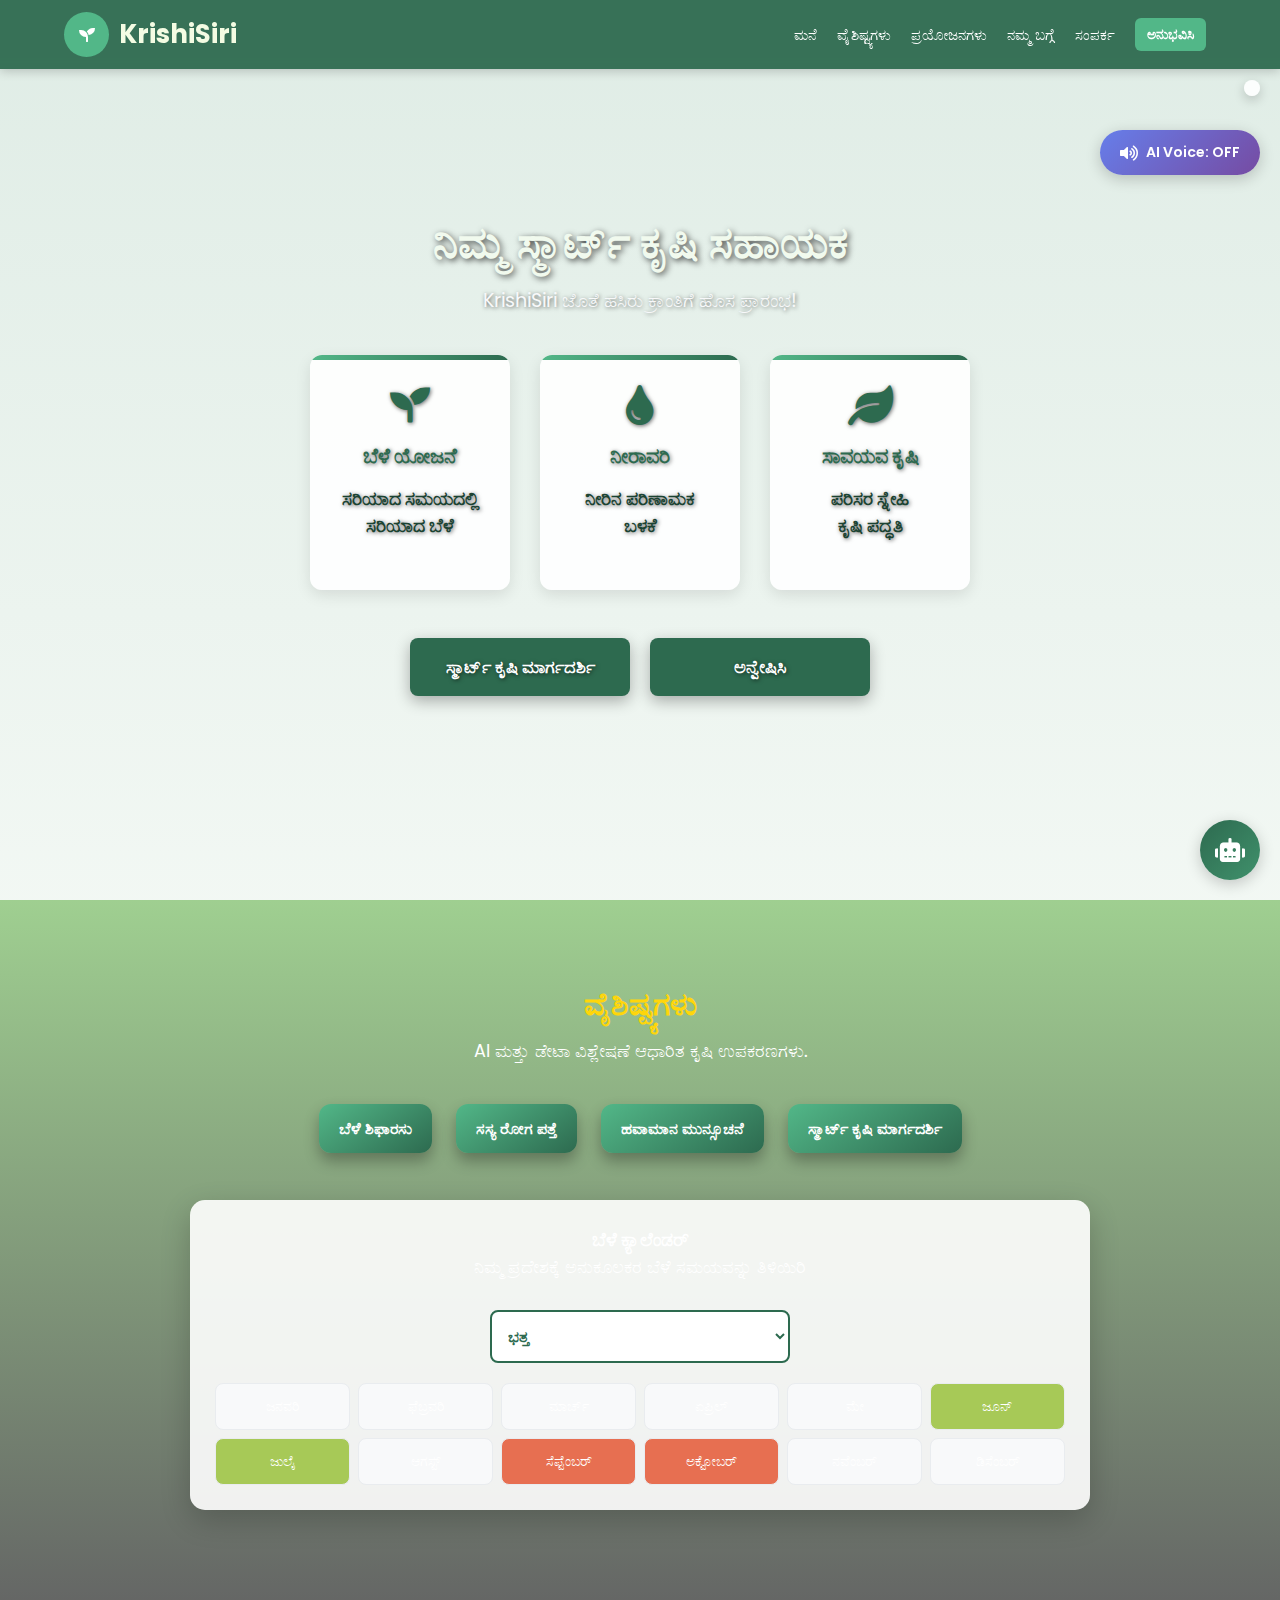
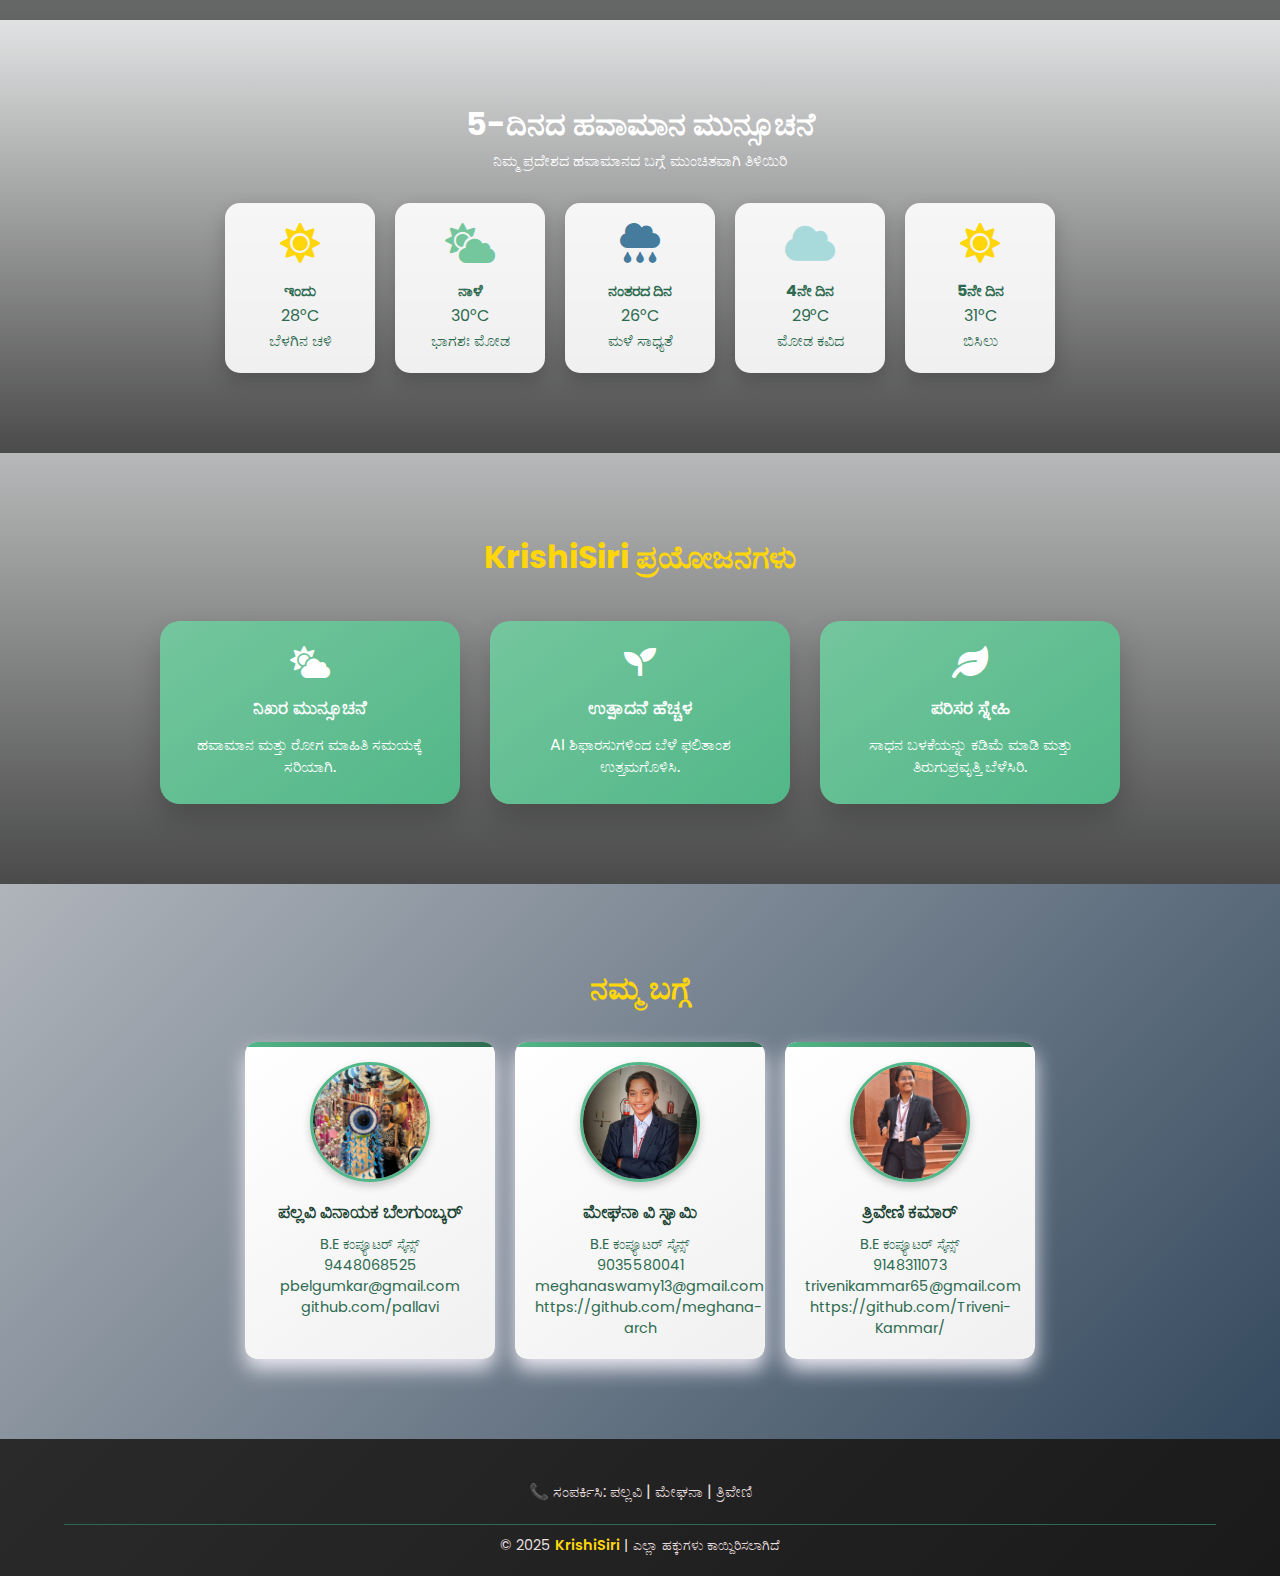
<file: index.html>
<!DOCTYPE html>
<html lang="en">
<head>
<meta charset="UTF-8">
<meta name="viewport" content="width=device-width, initial-scale=1.0">
<title>KrishiSiri - Smart Agriculture Assistant</title>
<link rel="stylesheet" href="https://cdnjs.cloudflare.com/ajax/libs/font-awesome/5.15.4/css/all.min.css">
<link href="https://fonts.googleapis.com/css2?family=Poppins:wght@300;400;500;600;700&display=swap" rel="stylesheet">
<style>
  * { 
    margin:0; 
    padding:0; 
    box-sizing:border-box; 
    font-family:"Poppins", sans-serif; 
  }
  
  html, body { 
    width:100%; 
    overflow-x:hidden; 
    background:#f8f9fa; 
    color:#333; 
    scroll-behavior:smooth;
  }

  a { 
    text-decoration:none; 
    transition:0.3s; 
  }
  
  a:hover { 
    color:#ffd60a; 
  }

  img { 
    max-width:100%; 
    display:block; 
  }

  /* Google Translate Widget Styling */
  #google_translate_element {
    position: fixed;
    top: 80px;
    right: 20px;
    z-index: 1000;
    background: rgba(255, 255, 255, 0.9);
    padding: 8px;
    border-radius: 8px;
    box-shadow: 0 4px 12px rgba(0,0,0,0.2);
  }
  
  .goog-te-gadget-simple {
    border: none !important;
    background: transparent !important;
    font-family: "Poppins", sans-serif !important;
  }
  
  .goog-te-gadget-simple .goog-te-menu-value span {
    color: #2d6a4f !important;
  }
  
  .goog-te-gadget-simple .goog-te-menu-value span:first-child {
    display: none;
  }
  
  .goog-te-gadget-simple .goog-te-menu-value span:last-child::before {
    content: "🌐 ";
  }

  /* Hide Google Translate top bar */
  .goog-te-banner-frame {
    display: none !important;
  }
  
  body {
    top: 0px !important;
  }

  /* AI Voice Control Button */
  .voice-control {
    position: fixed;
    top: 130px;
    right: 20px;
    z-index: 1001;
  }
  
  .voice-btn {
    background: linear-gradient(135deg, #667eea 0%, #764ba2 100%);
    color: white;
    border: none;
    border-radius: 50px;
    padding: 12px 20px;
    font-weight: 600;
    font-size: 14px;
    cursor: pointer;
    box-shadow: 0 4px 15px rgba(0,0,0,0.2);
    transition: all 0.3s ease;
    display: flex;
    align-items: center;
    gap: 8px;
  }
  
  .voice-btn:hover {
    transform: translateY(-2px);
    box-shadow: 0 6px 20px rgba(0,0,0,0.25);
  }
  
  .voice-btn.active {
    background: linear-gradient(135deg, #ff6b6b 0%, #ee5a24 100%);
    animation: pulse 1.5s infinite;
  }
  
  .voice-btn i {
    font-size: 16px;
  }
  
  @keyframes pulse {
    0% { box-shadow: 0 0 0 0 rgba(255,107,107,0.7); }
    70% { box-shadow: 0 0 0 10px rgba(255,107,107,0); }
    100% { box-shadow: 0 0 0 0 rgba(255,107,107,0); }
  }

  /* AI Chatbot Styles */
  .chatbot-container {
    position: fixed;
    bottom: 20px;
    right: 20px;
    width: 380px;
    height: 600px;
    background: white;
    border-radius: 15px;
    box-shadow: 0 10px 30px rgba(0,0,0,0.2);
    z-index: 1002;
    display: none;
    flex-direction: column;
    overflow: hidden;
    border: 2px solid #2d6a4f;
  }

  .chatbot-container.active {
    display: flex;
  }

  .chatbot-header {
    background: linear-gradient(135deg, #2d6a4f, #40916c);
    color: white;
    padding: 15px 20px;
    display: flex;
    justify-content: space-between;
    align-items: center;
  }

  .chatbot-header h3 {
    margin: 0;
    font-size: 1.2rem;
    display: flex;
    align-items: center;
    gap: 10px;
  }

  .chatbot-close {
    background: none;
    border: none;
    color: white;
    font-size: 1.2rem;
    cursor: pointer;
    padding: 5px;
  }

  .chatbot-messages {
    flex: 1;
    padding: 20px;
    overflow-y: auto;
    background: #f8f9fa;
  }

  .message {
    margin-bottom: 15px;
    display: flex;
    align-items: flex-start;
    gap: 10px;
  }

  .message.user {
    flex-direction: row-reverse;
  }

  .message-avatar {
    width: 35px;
    height: 35px;
    border-radius: 50%;
    display: flex;
    align-items: center;
    justify-content: center;
    font-size: 0.9rem;
    flex-shrink: 0;
  }

  .message.bot .message-avatar {
    background: #2d6a4f;
    color: white;
  }

  .message.user .message-avatar {
    background: #667eea;
    color: white;
  }

  .message-content {
    max-width: 70%;
    padding: 12px 15px;
    border-radius: 18px;
    font-size: 0.9rem;
    line-height: 1.4;
  }

  .message.bot .message-content {
    background: white;
    border: 1px solid #e9ecef;
    color: #333;
  }

  .message.user .message-content {
    background: #667eea;
    color: white;
  }

  .chatbot-input {
    padding: 15px 20px;
    background: white;
    border-top: 1px solid #e9ecef;
    display: flex;
    gap: 10px;
    align-items: center;
  }

  .chatbot-input input {
    flex: 1;
    padding: 12px 15px;
    border: 1px solid #ddd;
    border-radius: 25px;
    outline: none;
    font-size: 0.9rem;
  }

  .chatbot-input input:focus {
    border-color: #2d6a4f;
  }

  .chatbot-input button {
    background: #2d6a4f;
    color: white;
    border: none;
    border-radius: 50%;
    width: 45px;
    height: 45px;
    cursor: pointer;
    display: flex;
    align-items: center;
    justify-content: center;
    transition: all 0.3s ease;
  }

  .chatbot-input button:hover {
    background: #40916c;
    transform: scale(1.05);
  }

  .chatbot-tools {
    display: flex;
    gap: 10px;
    padding: 10px 20px;
    background: #f8f9fa;
    border-top: 1px solid #e9ecef;
  }

  .tool-btn {
    background: white;
    border: 1px solid #ddd;
    border-radius: 20px;
    padding: 8px 15px;
    font-size: 0.8rem;
    cursor: pointer;
    display: flex;
    align-items: center;
    gap: 5px;
    transition: all 0.3s ease;
  }

  .tool-btn:hover {
    background: #2d6a4f;
    color: white;
    border-color: #2d6a4f;
  }

  .tool-btn.active {
    background: #2d6a4f;
    color: white;
    border-color: #2d6a4f;
  }

  .uploaded-image {
    max-width: 200px;
    border-radius: 10px;
    margin-top: 5px;
    border: 2px solid #e9ecef;
  }

  .chatbot-toggle {
    position: fixed;
    bottom: 20px;
    right: 20px;
    width: 60px;
    height: 60px;
    background: linear-gradient(135deg, #2d6a4f, #40916c);
    color: white;
    border: none;
    border-radius: 50%;
    cursor: pointer;
    display: flex;
    align-items: center;
    justify-content: center;
    font-size: 1.5rem;
    box-shadow: 0 4px 15px rgba(0,0,0,0.2);
    z-index: 1001;
    transition: all 0.3s ease;
  }

  .chatbot-toggle:hover {
    transform: scale(1.1);
    box-shadow: 0 6px 20px rgba(0,0,0,0.3);
  }

  .file-input {
    display: none;
  }

  /* Navbar */
  .header { 
    position:fixed; 
    top:0; 
    width:100%; 
    background-color:rgba(45,106,79,0.95); 
    color:white; 
    display:flex; 
    align-items:center; 
    justify-content:space-between; 
    padding:12px 5%; 
    z-index:1000; 
    backdrop-filter:blur(6px); 
    box-shadow:0 2px 10px rgba(0,0,0,0.2);
  }
  
  .logo { 
    display: flex; 
    align-items: center; 
  }
  
  .logo h1 { 
    font-size:1.6rem; 
    color:#f4fce3; 
    display:flex; 
    align-items:center; 
  }
  
  .logo img { 
    height:45px; 
    margin-right:10px; 
    border-radius:50%; 
  }
  
  .navbar { 
    display: flex; 
    align-items: center; 
  }
  
  .navbar a { 
    color:#fff; 
    margin:0 10px; 
    font-weight:500; 
    font-size:0.95rem; 
    position: relative;
  }
  
  .navbar a::after {
    content: '';
    position: absolute;
    bottom: -5px;
    left: 0;
    width: 0;
    height: 2px;
    background: #ffd60a;
    transition: width 0.3s ease;
  }
  
  .navbar a:hover::after {
    width: 100%;
  }
  
  .navbar .btn { 
    background-color:#52b788; 
    padding:6px 12px; 
    border-radius:6px; 
    font-weight:600; 
    font-size:0.9rem; 
  }
  
  .navbar .btn:hover { 
    background-color:#40916c; 
  }
  
  #menu-btn {
    display: none;
    font-size: 1.5rem;
    cursor: pointer;
  }

  /* Home - Updated Background Image */
  .home { 
    display:flex; 
    align-items:center; 
    justify-content:center; 
    min-height:100vh; 
    padding:100px 5% 80px; 
    background:linear-gradient(rgba(5, 125, 49, 0.1), rgba(29, 198, 10, 0.029)), 
               url('https://img.freepik.com/premium-photo/beautiful-sunset-green-field-with-tree-foreground_924629-12969.jpg') center/cover no-repeat; 
    color:#fff; 
    text-shadow:1px 1px 4px rgba(0,0,0,0.6); 
    flex-direction:column; 
    text-align:center; 
    position: relative;
    background-size: cover;
    background-position: center;
  }
  
  .home::before {
    content: '';
    position: absolute;
    top: 0;
    left: 0;
    width: 100%;
    height: 100%;
    background: linear-gradient(45deg, rgba(45,106,79,0.3), rgba(168,218,220,0.3));
    z-index: -1;
  }
  
  .home h1 { 
    font-size:2.8rem; 
    margin-bottom:10px; 
    color:#f1faee; 
    text-shadow: 2px 2px 6px rgba(0,0,0,0.7);
  }
  
  .home p { 
    font-size:1.2rem; 
    margin-bottom:20px; 
    color:#f8f9fa; 
  }
  
  .home-btn { 
    background-color:#2d6a4f; 
    color:#fff; 
    padding:16px 32px; 
    border-radius:8px; 
    font-weight:600; 
    font-size:1.1rem;
    transition:0.3s; 
    box-shadow:0 5px 15px rgba(0,0,0,0.3);
    display: inline-block;
    margin: 8px;
    position: relative;
    overflow: hidden;
    border: none;
    cursor: pointer;
    min-width: 220px;
  }
  
  .home-btn::before {
    content: '';
    position: absolute;
    top: 0;
    left: -100%;
    width: 100%;
    height: 100%;
    background: linear-gradient(90deg, transparent, rgba(255,255,255,0.2), transparent);
    transition: 0.5s;
  }
  
  .home-btn:hover::before {
    left: 100%;
  }
  
  .home-btn:hover { 
    background-color:#74c69d; 
    transform:translateY(-3px); 
  }

  /* Farming Words Section - Improved Card Sizes */
  .farming-words {
    display: flex;
    justify-content: center;
    gap: 30px;
    margin: 40px 0;
    flex-wrap: wrap;
  }
  
  .word-card {
    background: rgba(255, 255, 255, 0.9);
    border-radius: 12px;
    padding: 30px 20px;
    text-align: center;
    min-width: 200px;
    box-shadow: 0 5px 15px rgba(0,0,0,0.1);
    transition: transform 0.3s;
    position: relative;
    overflow: hidden;
    flex: 1;
    max-width: 250px;
  }
  
  .word-card::before {
    content: '';
    position: absolute;
    top: 0;
    left: 0;
    width: 100%;
    height: 5px;
    background: linear-gradient(90deg, #52b788, #2d6a4f);
  }
  
  .word-card:hover {
    transform: translateY(-5px);
  }
  
  .word-card i {
    font-size: 2.5rem;
    color: #2d6a4f;
    margin-bottom: 15px;
  }
  
  .word-card h4 {
    margin-bottom: 15px;
    color: #2d6a4f;
    font-size: 1.3rem;
  }
  
  .word-card p {
    font-weight: bold;
    font-size: 1.2rem;
    color: #1b4332;
    line-height: 1.4;
  }

  /* Features - New Background */
  .features { 
    padding:80px 5%; 
    text-align:center; 
    background:linear-gradient(rgba(51, 156, 16, 0.452), rgba(0,0,0,0.6)), 
               url('https://thumbs.dreamstime.com/z/different-types-crops-grown-adjacent-rows-farmer-practicing-crop-rotation-sustainable-farm-where-different-types-324576474.jpg?w=992') center/cover no-repeat;
    color:#fff; 
    position: relative;
    overflow: hidden;
  }
  
  .features h1 { 
    color:#ffd60a; 
    font-size:2rem; 
    margin-bottom:10px; 
  }
  
  .features p { 
    margin-bottom:30px; 
    font-size:1.1rem; 
  }
  
  .buttonn { 
    display:inline-block; 
    margin:10px; 
    padding:12px 20px; 
    font-weight:600; 
    font-size:1rem; 
    border-radius:12px; 
    background:linear-gradient(145deg,#52b788,#2d6a4f); 
    color:white; 
    box-shadow:0 8px 15px rgba(0,0,0,0.3); 
    transition: all 0.3s ease; 
    text-align:center; 
    position: relative;
    overflow: hidden;
    border: none;
    cursor: pointer;
  }
  
  .buttonn::before {
    content: '';
    position: absolute;
    top: 0;
    left: -100%;
    width: 100%;
    height: 100%;
    background: linear-gradient(90deg, transparent, rgba(255,255,255,0.2), transparent);
    transition: 0.5s;
  }
  
  .buttonn:hover::before {
    left: 100%;
  }
  
  .buttonn:hover { 
    transform:translateY(-6px) scale(1.05); 
    box-shadow:0 15px 25px rgba(0,0,0,0.4); 
    background:linear-gradient(145deg,#74c69d,#40916c); 
  }

  /* Crop Calendar - Redesigned */
  .crop-calendar {
    background: rgba(255, 255, 255, 0.9);
    border-radius: 15px;
    padding: 25px;
    margin: 30px auto;
    max-width: 900px;
    box-shadow: 0 10px 30px rgba(0,0,0,0.2);
  }
  
  .calendar-container {
    margin-top: 20px;
  }
  
  #cropSelect {
    padding: 12px;
    border-radius: 8px;
    border: 2px solid #2d6a4f;
    margin-bottom: 20px;
    background: white;
    color: #2d6a4f;
    font-weight: 600;
    width: 100%;
    max-width: 300px;
    font-size: 1rem;
  }
  
  .calendar-view {
    display: grid;
    grid-template-columns: repeat(6, 1fr);
    gap: 8px;
  }
  
  .calendar-month {
    background: #f8f9fa;
    border-radius: 8px;
    padding: 12px 8px;
    text-align: center;
    transition: all 0.3s;
    font-size: 0.9rem;
    border: 1px solid #e9ecef;
  }
  
  .calendar-month.active {
    background: #ffd60a;
    color: #1b4332;
    font-weight: bold;
    transform: scale(1.05);
    box-shadow: 0 4px 8px rgba(0,0,0,0.2);
  }
  
  .calendar-month.sowing {
    background: #a7c957;
    color: white;
  }
  
  .calendar-month.harvesting {
    background: #e76f51;
    color: white;
  }

  /* Weather Forecast Section - New Background */
  .weather-forecast {
    padding: 80px 5%;
    background:linear-gradient(rgba(5, 1, 1, 0.093), rgba(0,0,0,0.7)), 
               url('https://tse4.mm.bing.net/th/id/OIP.tA6naA3hS2LUvi0lvbS8PgHaEH?rs=1&pid=ImgDetMain&o=7&rm=3') center/cover no-repeat;
    color: white;
    text-align: center;
  }
  
  .weather-cards {
    display: flex;
    justify-content: center;
    gap: 20px;
    flex-wrap: wrap;
    margin-top: 30px;
  }
  
  .weather-card {
    background: rgba(255, 255, 255, 0.9);
    border-radius: 15px;
    padding: 20px;
    width: 150px;
    text-align: center;
    color: #2d6a4f;
    box-shadow: 0 8px 20px rgba(0,0,0,0.2);
    transition: transform 0.3s;
  }
  
  .weather-card:hover {
    transform: translateY(-10px);
  }
  
  .weather-card i {
    font-size: 2.5rem;
    margin-bottom: 15px;
  }

  /* Advantages - New Background */
  .advantages { 
    background:linear-gradient(rgba(0, 0, 0, 0.264), rgba(0,0,0,0.7)), 
               url('https://thumbs.dreamstime.com/z/different-types-crops-grown-adjacent-rows-farmer-practicing-crop-rotation-sustainable-farm-where-different-types-324576474.jpg?w=992') center/cover no-repeat;
    color:#fff; 
    padding:80px 5%; 
    text-align:center; 
    position: relative;
  }
  
  .advantages h1 { color:#ffd60a; font-size:2rem; margin-bottom:40px; }

  .advantages .row { 
    display: flex; 
    flex-wrap: wrap; 
    justify-content: center; 
    gap: 30px; 
  }

  .adv-card {
    flex: 1 1 250px;
    max-width: 300px;
    background: linear-gradient(145deg,#74c69d,#52b788);
    border-radius: 20px;
    padding: 25px;
    color: white;
    box-shadow: 0 15px 30px rgba(0,0,0,0.2);
    transition: 0.4s;
    text-align: center;
    position: relative;
    overflow: hidden;
  }
  
  .adv-card::before {
    content: '';
    position: absolute;
    top: -50%;
    left: -50%;
    width: 200%;
    height: 200%;
    background: radial-gradient(circle, rgba(255,255,255,0.1) 0%, rgba(255,255,255,0) 70%);
    transform: rotate(30deg);
    transition: all 0.5s ease;
    opacity: 0;
  }
  
  .adv-card:hover::before {
    opacity: 1;
    transform: rotate(30deg) translate(10%, 10%);
  }

  .adv-card:hover {
    transform: translateY(-15px) rotateX(3deg) rotateY(3deg) scale(1.05);
    box-shadow: 0 25px 40px rgba(0,0,0,0.3);
  }

  .adv-card i { font-size: 2rem; margin-bottom: 15px; }
  .adv-card h3 { margin-bottom: 12px; font-size: 1.2rem; font-weight: 600; }
  .adv-card p { font-size: 1rem; line-height: 1.4; }

  /* About / Team - Updated to show images clearly */
  .about { 
    background: linear-gradient(135deg, #aaafb6ed, #34495e);
    color:rgb(217, 224, 228); 
    padding:80px 5%; 
    text-align:center; 
    position: relative;
    overflow: hidden;
  }
  
  .about::before {
    content: '';
    position: absolute;
    top: 0;
    left: 0;
    width: 100%;
    height: 100%;
    background: url('https://www.discoverengineering.org/wp-content/uploads/2024/11/guides-to-master-engineering-exams.jpeg') center/cover no-repeat;
    opacity: 0.1;
    z-index: 0;
  }
  
  .about > * {
    position: relative;
    z-index: 1;
  }
  
  .about h1 { margin-bottom:30px; font-size:2rem; color:#ffd60a; }
  .about .box-container { display:flex; flex-wrap:wrap; justify-content:center; gap:20px; }
  .about .box { 
    background: linear-gradient(145deg, #ffffff, #f0f0f0);
    color:#1b4332; 
    border-radius:12px; 
    padding:20px; 
    width:250px; 
    text-align:center; 
    transition:0.4s; 
    box-shadow:0 10px 20px rgb(236, 234, 244);
    position: relative;
    overflow: hidden;
  }
  
  .about .box::before {
    content: '';
    position: absolute;
    top: 0;
    left: 0;
    width: 100%;
    height: 5px;
    background: linear-gradient(90deg, #52b788, #2d6a4f);
  }
  
  .about .box:hover { transform:translateY(-10px) scale(1.05); box-shadow:0 20px 30px rgba(0,0,0,0.3); }
  .about .box img { 
    border-radius:50%; 
    height:120px; 
    width:120px; 
    object-fit:cover; 
    margin-bottom:15px; 
    transition:0.3s; 
    border: 3px solid #52b788;
    box-shadow: 0 4px 8px rgba(0,0,0,0.2);
  }
  .about .box img:hover { transform:scale(1.1); }
  .about .box h3 { margin-bottom:8px; }
  .about .box p { font-size:0.9rem; color:#2d6a4f; }

  /* Footer */
  .footer { 
    background: linear-gradient(135deg, #2a2a2a, #1a1a1a);
    color:rgb(230, 222, 222); 
    padding:40px 5% 20px; 
    text-align:center; 
    position: relative;
  }
  
  .footer::before {
    content: '';
    position: absolute;
    top: 0;
    left: 0;
    width: 100%;
    height: 100%;
    background: url('https://static.theprint.in/wp-content/uploads/2021/04/20200628060L-1.jpg') center/cover no-repeat;
    opacity: 0.05;
    z-index: 0;
  }
  
  .footer > * {
    position: relative;
    z-index: 1;
  }
  
  .footer .credit { border-top:1px solid #2d6a4f; margin-top:20px; padding-top:10px; font-size:0.9rem; }
  .footer span { color:#ffd60a; font-weight:600; }

  /* Animation for elements */
  @keyframes fadeInUp {
    from {
      opacity: 0;
      transform: translateY(30px);
    }
    to {
      opacity: 1;
      transform: translateY(0);
    }
  }
  
  .animate-fadeInUp {
    animation: fadeInUp 0.8s ease forwards;
  }
  
  .delay-1 { animation-delay: 0.2s; }
  .delay-2 { animation-delay: 0.4s; }
  .delay-3 { animation-delay: 0.6s; }
  
  /* Loading animation */
  .loader {
    display: none;
    width: 48px;
    height: 48px;
    border: 5px solid #FFF;
    border-bottom-color: transparent;
    border-radius: 50%;
    animation: rotation 1s linear infinite;
    margin: 20px auto;
  }
  
  @keyframes rotation {
    0% { transform: rotate(0deg); }
    100% { transform: rotate(360deg); }
  }

  /* Responsive Design */
  @media (max-width: 1024px) {
    .home h1 {
      font-size: 2.4rem;
    }
    
    .calendar-view {
      grid-template-columns: repeat(4, 1fr);
    }
    
    .voice-btn {
      padding: 10px 16px;
      font-size: 13px;
    }
    
    .chatbot-container {
      width: 350px;
      height: 500px;
    }
  }
  
  @media (max-width: 768px){ 
    .navbar { 
      display: none; 
      position: absolute;
      top: 100%;
      left: 0;
      width: 100%;
      background: rgba(45,106,79,0.95);
      flex-direction: column;
      padding: 20px;
      box-shadow: 0 5px 15px rgba(0,0,0,0.2);
    }
    
    .navbar.active {
      display: flex;
    }
    
    .navbar a {
      margin: 10px 0;
      font-size: 1.1rem;
    }
    
    #menu-btn { 
      display: block; 
      font-size: 1.5rem; 
    } 
    
    .home h1 { 
      font-size: 2rem; 
    } 
    
    .home p { 
      font-size: 1rem; 
    } 
    
    .features h1, .advantages h1, .about h1 { 
      font-size: 1.5rem; 
    } 
    
    .adv-card { 
      flex: 1 1 90%; 
      max-width: 90%; 
    } 
    
    .about .box { 
      width: 90%; 
    } 
    
    #google_translate_element {
      top: 70px;
      right: 10px;
    }
    
    .calendar-view {
      grid-template-columns: repeat(3, 1fr);
    }
    
    .home-btn {
      padding: 14px 28px;
      font-size: 1rem;
      min-width: 200px;
    }
    
    .farming-words {
      flex-direction: column;
      align-items: center;
    }
    
    .word-card {
      width: 100%;
      max-width: 250px;
    }
    
    .voice-control {
      top: 130px;
      right: 15px;
    }
    
    .voice-btn {
      padding: 8px 14px;
      font-size: 12px;
    }
    
    .chatbot-container {
      width: 320px;
      height: 450px;
      bottom: 10px;
      right: 10px;
    }
    
    .chatbot-toggle {
      bottom: 10px;
      right: 10px;
      width: 50px;
      height: 50px;
      font-size: 1.3rem;
    }
  }
  
  @media (max-width: 480px) {
    .home h1 {
      font-size: 1.8rem;
    }
    
    .home p {
      font-size: 0.9rem;
    }
    
    .calendar-view {
      grid-template-columns: repeat(2, 1fr);
    }
    
    .weather-card {
      width: 100%;
      max-width: 300px;
    }
    
    .farming-words {
      flex-direction: column;
      align-items: center;
    }
    
    .word-card {
      width: 100%;
      max-width: 250px;
    }
    
    .home-btn {
      padding: 12px 24px;
      font-size: 0.95rem;
      min-width: 180px;
    }
    
    .voice-btn {
      padding: 6px 12px;
      font-size: 11px;
    }
    
    .chatbot-container {
      width: 300px;
      height: 400px;
    }
    
    .message-content {
      max-width: 85%;
    }
  }
</style>
</head>
<body>

<!-- AI Chatbot Toggle Button -->
<button class="chatbot-toggle" id="chatbotToggle">
  <i class="fas fa-robot"></i>
</button>

<!-- AI Chatbot Container -->
<div class="chatbot-container" id="chatbotContainer">
  <div class="chatbot-header">
    <h3><i class="fas fa-robot"></i> KrishiSiri AI Assistant</h3>
    <button class="chatbot-close" id="chatbotClose">
      <i class="fas fa-times"></i>
    </button>
  </div>
  
  <div class="chatbot-messages" id="chatbotMessages">
    <div class="message bot">
      <div class="message-avatar">
        <i class="fas fa-robot"></i>
      </div>
      <div class="message-content">
        ನಮಸ್ಕಾರ! ನಾನು KrishiSiri AI ಸಹಾಯಕ. ನಿಮ್ಮ ಕೃಷಿ ಸಮಸ್ಯೆಗಳು, ಬೆಳೆ ಸಲಹೆ, ರೋಗ ನಿರ್ಣಯ, ಅಥವಾ ಹವಾಮಾನ ಮಾಹಿತಿಗಾಗಿ ನನಗೆ ಕೇಳಿ. ನೀವು ಚಿತ್ರಗಳನ್ನು ಅಪ್ಲೋಡ್ ಮಾಡಬಹುದು ಅಥವಾ ನೇರವಾಗಿ ಮಾತನಾಡಬಹುದು!
      </div>
    </div>
  </div>
  
  <div class="chatbot-tools">
    <button class="tool-btn" id="voiceChatBtn">
      <i class="fas fa-microphone"></i> ಧ್ವನಿ ಚಾಟ್
    </button>
    <button class="tool-btn" id="uploadImageBtn">
      <i class="fas fa-image"></i> ಚಿತ್ರ ಅಪ್ಲೋಡ್
    </button>
    <button class="tool-btn" id="clearChatBtn">
      <i class="fas fa-trash"></i> ಸ್ಪಷ್ಟ ಚಾಟ್
    </button>
  </div>
  
  <div class="chatbot-input">
    <input type="file" id="imageUpload" class="file-input" accept="image/*">
    <input type="text" id="chatInput" placeholder="ನಿಮ್ಮ ಪ್ರಶ್ನೆಯನ್ನು ಟೈಪ್ ಮಾಡಿ...">
    <button id="voiceInputBtn" class="chatbot-input-btn">
      <i class="fas fa-microphone"></i>
    </button>
    <button id="imageInputBtn" class="chatbot-input-btn">
      <i class="fas fa-image"></i>
    </button>
    <button id="sendMessageBtn">
      <i class="fas fa-paper-plane"></i>
    </button>
  </div>
</div>

<!-- AI Voice Control Button -->
<div class="voice-control">
  <button class="voice-btn" id="voiceToggle">
    <i class="fas fa-volume-up"></i>
    <span id="voiceStatus">AI Voice: OFF</span>
  </button>
</div>

<!-- Google Translate Widget -->
<div id="google_translate_element"></div>

<!-- Navbar -->
<header class="header">
  <div class="logo">
    <!-- Using a placeholder image since the actual image path might not work -->
    <div style="height:45px; width:45px; background:#52b788; border-radius:50%; display:flex; align-items:center; justify-content:center; margin-right:10px; color:white;">
      <i class="fas fa-seedling"></i>
    </div>
    <h1>KrishiSiri</h1>
  </div>
  <nav class="navbar" id="navbar">
    <a href="#home">ಮನೆ</a>
    <a href="#features">ವೈಶಿಷ್ಟ್ಯಗಳು</a>
    <a href="#advantages">ಪ್ರಯೋಜನಗಳು</a>
    <a href="#about">ನಮ್ಮ ಬಗ್ಗೆ</a>
    <a href="#footer">ಸಂಪರ್ಕ</a>
    <a href="explore/index.html" class="btn">ಅನುಭವಿಸಿ</a>
  </nav>
  <div class="fas fa-bars" id="menu-btn" onclick="toggleNavbar()"></div>
</header>

<!-- Home -->
<section class="home" id="home">
  <div class="content">
    <h1 id="homeTitle" class="animate-fadeInUp">ನಿಮ್ಮ ಸ್ಮಾರ್ಟ್ ಕೃಷಿ ಸಹಾಯಕ</h1>
    <p id="homeText" class="animate-fadeInUp delay-1">KrishiSiri ಜೊತೆ ಹಸಿರು ಕ್ರಾಂತಿಗೆ ಹೊಸ ಪ್ರಾರಂಭ!</p>
    
    <!-- Farming Words Cards -->
    <div class="farming-words animate-fadeInUp delay-2">
        <div class="word-card">
            <i class="fas fa-seedling"></i>
            <h4>ಬೆಳೆ ಯೋಜನೆ</h4>
            <p>ಸರಿಯಾದ ಸಮಯದಲ್ಲಿ<br>ಸರಿಯಾದ ಬೆಳೆ</p>
        </div>
        <div class="word-card">
            <i class="fas fa-tint"></i>
            <h4>ನೀರಾವರಿ</h4>
            <p>ನೀರಿನ ಪರಿಣಾಮಕ<br>ಬಳಕೆ</p>
        </div>
        <div class="word-card">
            <i class="fas fa-leaf"></i>
            <h4>ಸಾವಯವ ಕೃಷಿ</h4>
            <p>ಪರಿಸರ ಸ್ನೇಹಿ<br>ಕೃಷಿ ಪದ್ಧತಿ</p>
        </div>
    </div>
    
    <div class="animate-fadeInUp delay-3">
      <a href="guide/index.html" class="home-btn" target="_blank">ಸ್ಮಾರ್ಟ್ ಕೃಷಿ ಮಾರ್ಗದರ್ಶಿ</a>
      <a href="explore/index.html" class="home-btn" target="_blank">ಅನ್ವೇಷಿಸಿ</a>
    </div>
  </div>
</section>

<!-- Features -->
<section class="features" id="features">
  <h1 id="featuresTitle" class="animate-fadeInUp">ವೈಶಿಷ್ಟ್ಯಗಳು</h1>
  <p id="featuresText" class="animate-fadeInUp delay-1">AI ಮತ್ತು ಡೇಟಾ ವಿಶ್ಲೇಷಣೆ ಆಧಾರಿತ ಕೃಷಿ ಉಪಕರಣಗಳು.</p>
  <div class="animate-fadeInUp delay-2">
    <a href="https://crop-recomm.streamlit.app/" class="buttonn">ಬೆಳೆ ಶಿಫಾರಸು</a>
    <a href="https://agrisens-crop-disease-pred.streamlit.app/" class="buttonn">ಸಸ್ಯ ರೋಗ ಪತ್ತೆ</a>
    <a href="weather-forecast/index.html" class="buttonn">ಹವಾಮಾನ ಮುನ್ಸೂಚನೆ</a>
    <a href="guide/index.html" class="buttonn">ಸ್ಮಾರ್ಟ್ ಕೃಷಿ ಮಾರ್ಗದರ್ಶಿ</a>
  </div>
  
  <!-- Crop Calendar -->
  <div class="crop-calendar animate-fadeInUp delay-3">
    <h3>ಬೆಳೆ ಕ್ಯಾಲೆಂಡರ್</h3>
    <p>ನಿಮ್ಮ ಪ್ರದೇಶಕ್ಕೆ ಅನುಕೂಲಕರ ಬೆಳೆ ಸಮಯವನ್ನು ತಿಳಿಯಿರಿ</p>
    <div class="calendar-container">
        <select id="cropSelect" onchange="updateCalendar()">
            <option value="rice">ಭತ್ತ</option>
            <option value="ragi">ರಾಗಿ</option>
            <option value="jowar">ಜೋಳ</option>
            <option value="maize">ಮೆಕ್ಕೆ ಜೋಳ</option>
            <option value="sugarcane">ಕಬ್ಬು</option>
            <option value="cotton">ಹತ್ತಿ</option>
            <option value="groundnut">ಕಡಲೆಕಾಯಿ</option>
            <option value="sunflower">ಸೂರ್ಯಕಾಂತಿ</option>
            <option value="chilli">ಮೆಣಸಿನಕಾಯಿ</option>
            <option value="turmeric">ಅರಿಶಿನ</option>
            <option value="onion">ಈರುಳ್ಳಿ</option>
            <option value="tomato">ಟೊಮ್ಯಾಟೊ</option>

        </select>
        <div id="calendarView" class="calendar-view">
            <!-- Calendar will be generated by JavaScript -->
        </div>
    </div>
  </div>
</section>

<!-- Weather Forecast -->
<section class="weather-forecast" id="weather">
  <h1 class="animate-fadeInUp">5-ದಿನದ ಹವಾಮಾನ ಮುನ್ಸೂಚನೆ</h1>
  <p class="animate-fadeInUp delay-1">ನಿಮ್ಮ ಪ್ರದೇಶದ ಹವಾಮಾನದ ಬಗ್ಗೆ ಮುಂಚಿತವಾಗಿ ತಿಳಿಯಿರಿ</p>
  
  <div class="weather-cards">
    <div class="weather-card animate-fadeInUp delay-1">
      <i class="fas fa-sun" style="color: #ffd60a;"></i>
      <h4>ಇಂದು</h4>
      <p>28°C</p>
      <p>ಬೆಳಗಿನ ಚಳಿ</p>
    </div>
    <div class="weather-card animate-fadeInUp delay-2">
      <i class="fas fa-cloud-sun" style="color: #74c69d;"></i>
      <h4>ನಾಳೆ</h4>
      <p>30°C</p>
      <p>ಭಾಗಶಃ ಮೋಡ</p>
    </div>
    <div class="weather-card animate-fadeInUp delay-3">
      <i class="fas fa-cloud-rain" style="color: #457b9d;"></i>
      <h4>ನಂತರದ ದಿನ</h4>
      <p>26°C</p>
      <p>ಮಳೆ ಸಾಧ್ಯತೆ</p>
    </div>
    <div class="weather-card animate-fadeInUp delay-1">
      <i class="fas fa-cloud" style="color: #a8dadc;"></i>
      <h4>4ನೇ ದಿನ</h4>
      <p>29°C</p>
      <p>ಮೋಡ ಕವಿದ</p>
    </div>
    <div class="weather-card animate-fadeInUp delay-2">
      <i class="fas fa-sun" style="color: #ffd60a;"></i>
      <h4>5ನೇ ದಿನ</h4>
      <p>31°C</p>
      <p>ಬಿಸಿಲು</p>
    </div>
  </div>
</section>

<!-- Advantages -->
<section class="advantages" id="advantages">
  <h1 class="animate-fadeInUp">KrishiSiri ಪ್ರಯೋಜನಗಳು</h1>
  <div class="row">
    <div class="adv-card animate-fadeInUp delay-1">
      <i class="fas fa-cloud-sun"></i>
      <h3>ನಿಖರ ಮುನ್ಸೂಚನೆ</h3>
      <p>ಹವಾಮಾನ ಮತ್ತು ರೋಗ ಮಾಹಿತಿ ಸಮಯಕ್ಕೆ ಸರಿಯಾಗಿ.</p>
    </div>
    <div class="adv-card animate-fadeInUp delay-2">
      <i class="fas fa-seedling"></i>
      <h3>ಉತ್ಪಾದನೆ ಹೆಚ್ಚಳ</h3>
      <p>AI ಶಿಫಾರಸುಗಳಿಂದ ಬೆಳೆ ಫಲಿತಾಂಶ ಉತ್ತಮಗೊಳಿಸಿ.</p>
    </div>
    <div class="adv-card animate-fadeInUp delay-3">
      <i class="fas fa-leaf"></i>
      <h3>ಪರಿಸರ ಸ್ನೇಹಿ</h3>
      <p>ಸಾಧನ ಬಳಕೆಯನ್ನು ಕಡಿಮೆ ಮಾಡಿ ಮತ್ತು ತಿರುಗುಪ್ರವೃತ್ತಿ ಬೆಳೆಸಿರಿ.</p>
    </div>
  </div>
</section>

<!-- About / Team -->
<section class="about" id="about">
  <h1 class="animate-fadeInUp">ನಮ್ಮ ಬಗ್ಗೆ</h1>
  <div class="box-container">
    <div class="box animate-fadeInUp delay-1">
      <!-- Placeholder image -->
      <img src="images/pallavi.jpg" alt="Pallavi" style="height:120px; width:120px; border-radius:50%; object-fit:cover; margin:0 auto 15px; border:3px solid #52b788;">
      <h3>ಪಲ್ಲವಿ ವಿನಾಯಕ ಬೆಲಗುಂಬ್ಕರ್</h3>
      <p>B.E ಕಂಪ್ಯೂಟರ್ ಸೈನ್ಸ್</p>
      <p>9448068525</p>
      <p>pbelgumkar@gmail.com</p>
      <p>github.com/pallavi</p>
    </div>
    <div class="box animate-fadeInUp delay-2">
      <img src="images/megha.jpg" alt="Meghana" style="height:120px; width:120px; border-radius:50%; object-fit:cover; margin:0 auto 15px; border:3px solid #52b788;">
      <h3>ಮೇಘನಾ ವಿ ಸ್ವಾಮಿ</h3>
      <p>B.E ಕಂಪ್ಯೂಟರ್ ಸೈನ್ಸ್</p>
      <p>9035580041</p>
      <p>meghanaswamy13@gmail.com</p>
      <p>https://github.com/meghana-arch</p>
    </div>
    <div class="box animate-fadeInUp delay-3">
      <img src="images/triv.jpg" alt="Triveni" style="height:120px; width:120px; border-radius:50%; object-fit:cover; margin:0 auto 15px; border:3px solid #52b788;">
      <h3>ತ್ರಿವೇಣಿ ಕಮಾರ್</h3>
      <p>B.E ಕಂಪ್ಯೂಟರ್ ಸೈನ್ಸ್</p>
      <p>9148311073</p>
      <p>trivenikammar65@gmail.com</p>
      <p>https://github.com/Triveni-Kammar/</p>
    </div>
  </div>
</section>

<!-- Footer -->
<footer class="footer" id="footer">
  <p>📞 ಸಂಪರ್ಕಿಸಿ: ಪಲ್ಲವಿ | ಮೇಘನಾ | ತ್ರಿವೇಣಿ</p>
  <div class="credit">© 2025 <span>KrishiSiri</span> | ಎಲ್ಲಾ ಹಕ್ಕುಗಳು ಕಾಯ್ದಿರಿಸಲಾಗಿದೆ</div>
</footer>

<!-- Loading animation -->
<div class="loader" id="pageLoader"></div>

<script>
// ========== AI CHATBOT FUNCTIONALITY ==========

let isListening = false;
let recognition = null;
let voiceEnabled = false;

// Initialize chatbot
function initChatbot() {
  const chatbotToggle = document.getElementById('chatbotToggle');
  const chatbotContainer = document.getElementById('chatbotContainer');
  const chatbotClose = document.getElementById('chatbotClose');
  const sendMessageBtn = document.getElementById('sendMessageBtn');
  const chatInput = document.getElementById('chatInput');
  const uploadImageBtn = document.getElementById('uploadImageBtn');
  const imageUpload = document.getElementById('imageUpload');
  const voiceChatBtn = document.getElementById('voiceChatBtn');
  const clearChatBtn = document.getElementById('clearChatBtn');
  const voiceInputBtn = document.getElementById('voiceInputBtn');
  const imageInputBtn = document.getElementById('imageInputBtn');

  // Toggle chatbot visibility
  chatbotToggle.addEventListener('click', () => {
    chatbotContainer.classList.toggle('active');
  });

  // Close chatbot
  chatbotClose.addEventListener('click', () => {
    chatbotContainer.classList.remove('active');
  });

  // Send message on button click
  sendMessageBtn.addEventListener('click', sendMessage);

  // Send message on Enter key
  chatInput.addEventListener('keypress', (e) => {
    if (e.key === 'Enter') {
      sendMessage();
    }
  });

  // Upload image from chatbot tools
  uploadImageBtn.addEventListener('click', () => {
    imageUpload.click();
  });

  imageUpload.addEventListener('change', handleImageUpload);

  // Voice chat from chatbot tools
  voiceChatBtn.addEventListener('click', toggleVoiceChat);

  // Voice input from input area
  voiceInputBtn.addEventListener('click', toggleVoiceInput);

  // Image input from input area
  imageInputBtn.addEventListener('click', () => {
    imageUpload.click();
  });

  // Clear chat
  clearChatBtn.addEventListener('click', clearChat);

  // Initialize speech recognition
  initSpeechRecognition();
}

// Initialize speech recognition
function initSpeechRecognition() {
  const SpeechRecognition = window.SpeechRecognition || window.webkitSpeechRecognition;
  
  if (SpeechRecognition) {
    recognition = new SpeechRecognition();
    recognition.continuous = false;
    recognition.lang = 'kn-IN';
    recognition.interimResults = false;
    recognition.maxAlternatives = 1;

    recognition.onresult = (event) => {
      const speechResult = event.results[0][0].transcript;
      document.getElementById('chatInput').value = speechResult;
      sendMessage();
    };

    recognition.onerror = (event) => {
      console.error('Speech recognition error', event.error);
      addBotMessage('ಕ್ಷಮಿಸಿ, ನಾನು ನಿಮ್ಮ ಧ್ವನಿಯನ್ನು ಗುರುತಿಸಲು ಸಾಧ್ಯವಾಗಲಿಲ್ಲ. ದಯವಿಟ್ಟು ಮತ್ತೆ ಪ್ರಯತ್ನಿಸಿ.');
    };

    recognition.onend = () => {
      isListening = false;
      updateVoiceButton();
    };
  } else {
    console.warn('Speech recognition not supported in this browser');
    document.getElementById('voiceChatBtn').disabled = true;
    document.getElementById('voiceChatBtn').innerHTML = '<i class="fas fa-microphone-slash"></i> ಧ್ವನಿ ಬೆಂಬಲಿಸುವುದಿಲ್ಲ';
    document.getElementById('voiceInputBtn').disabled = true;
    document.getElementById('voiceInputBtn').innerHTML = '<i class="fas fa-microphone-slash"></i>';
  }
}

// Toggle voice chat from tools
function toggleVoiceChat() {
  if (!recognition) {
    addBotMessage('ಕ್ಷಮಿಸಿ, ಈ ಬ್ರೌಸರ್‌ನಲ್ಲಿ ಧ್ವನಿ ಗುರುತಿಸುವಿಕೆಯನ್ನು ಬೆಂಬಲಿಸುವುದಿಲ್ಲ.');
    return;
  }

  if (isListening) {
    recognition.stop();
    isListening = false;
    document.getElementById('voiceChatBtn').classList.remove('active');
  } else {
    recognition.start();
    isListening = true;
    document.getElementById('voiceChatBtn').classList.add('active');
    addBotMessage('ನಾನು ಕೇಳುತ್ತಿದ್ದೇನೆ... ದಯವಿಟ್ಟು ಮಾತನಾಡಿ.');
  }
  
  updateVoiceButton();
}

// Toggle voice input from input area
function toggleVoiceInput() {
  if (!recognition) {
    addBotMessage('ಕ್ಷಮಿಸಿ, ಈ ಬ್ರೌಸರ್‌ನಲ್ಲಿ ಧ್ವನಿ ಗುರುತಿಸುವಿಕೆಯನ್ನು ಬೆಂಬಲಿಸುವುದಿಲ್ಲ.');
    return;
  }

  if (isListening) {
    recognition.stop();
    isListening = false;
    document.getElementById('voiceInputBtn').classList.remove('active');
  } else {
    recognition.start();
    isListening = true;
    document.getElementById('voiceInputBtn').classList.add('active');
    addBotMessage('ನಾನು ಕೇಳುತ್ತಿದ್ದೇನೆ... ದಯವಿಟ್ಟು ಮಾತನಾಡಿ.');
  }
  
  updateVoiceButton();
}

// Update voice button state
function updateVoiceButton() {
  const voiceChatBtn = document.getElementById('voiceChatBtn');
  const voiceInputBtn = document.getElementById('voiceInputBtn');
  
  if (isListening) {
    voiceChatBtn.innerHTML = '<i class="fas fa-microphone-slash"></i> ನಿಲ್ಲಿಸಿ';
    voiceChatBtn.style.background = '#e74c3c';
    voiceChatBtn.style.color = 'white';
    
    voiceInputBtn.style.background = '#e74c3c';
    voiceInputBtn.style.color = 'white';
  } else {
    voiceChatBtn.innerHTML = '<i class="fas fa-microphone"></i> ಧ್ವನಿ ಚಾಟ್';
    voiceChatBtn.style.background = '';
    voiceChatBtn.style.color = '';
    
    voiceInputBtn.style.background = '';
    voiceInputBtn.style.color = '';
  }
}

// Handle image upload
function handleImageUpload(event) {
  const file = event.target.files[0];
  if (file) {
    if (file.type.startsWith('image/')) {
      const reader = new FileReader();
      reader.onload = (e) => {
        addUserMessage('', e.target.result);
        // Simulate AI response for image analysis
        setTimeout(() => {
          addBotMessage('ಧನ್ಯವಾದಗಳು! ನಾನು ಈ ಚಿತ್ರವನ್ನು ವಿಶ್ಲೇಷಿಸುತ್ತಿದ್ದೇನೆ... ಇದು ಸಸ್ಯ ರೋಗದ ಲಕ್ಷಣಗಳನ್ನು ತೋರಿಸುತ್ತದೆ. ಸೂಚನೆ: ಸೂಕ್ತವಾದ ಕೀಟನಾಶಕಗಳನ್ನು ಬಳಸಿ ಮತ್ತು ಸಸ್ಯಗಳನ್ನು ನಿಯಮಿತವಾಗಿ ಪರಿಶೀಲಿಸಿ.');
        }, 1500);
      };
      reader.readAsDataURL(file);
    } else {
      addBotMessage('ದಯವಿಟ್ಟು ಮಾನ್ಯವಾದ ಚಿತ್ರ ಫೈಲ್ ಅನ್ನು ಅಪ್ಲೋಡ್ ಮಾಡಿ (JPG, PNG, ಇತ್ಯಾದಿ).');
    }
  }
  // Reset file input
  event.target.value = '';
}

// Send message function
function sendMessage() {
  const chatInput = document.getElementById('chatInput');
  const message = chatInput.value.trim();
  
  if (message) {
    addUserMessage(message);
    chatInput.value = '';
    
    // Simulate AI thinking
    setTimeout(() => {
      generateAIResponse(message);
    }, 1000);
  }
}

// Add user message to chat
function addUserMessage(message, imageUrl = null) {
  const messagesContainer = document.getElementById('chatbotMessages');
  const messageDiv = document.createElement('div');
  messageDiv.className = 'message user';
  
  let content = `
    <div class="message-avatar">
      <i class="fas fa-user"></i>
    </div>
    <div class="message-content">
      ${message}
  `;
  
  if (imageUrl) {
    content += `<img src="${imageUrl}" alt="Uploaded image" class="uploaded-image">`;
  }
  
  content += `</div>`;
  messageDiv.innerHTML = content;
  messagesContainer.appendChild(messageDiv);
  scrollToBottom();
}

// Add bot message to chat
function addBotMessage(message) {
  const messagesContainer = document.getElementById('chatbotMessages');
  const messageDiv = document.createElement('div');
  messageDiv.className = 'message bot';
  messageDiv.innerHTML = `
    <div class="message-avatar">
      <i class="fas fa-robot"></i>
    </div>
    <div class="message-content">${message}</div>
  `;
  messagesContainer.appendChild(messageDiv);
  scrollToBottom();
  
  // Speak the message if voice is enabled
  if (voiceEnabled) {
    speakText(message);
  }
}

// Scroll to bottom of chat
function scrollToBottom() {
  const messagesContainer = document.getElementById('chatbotMessages');
  messagesContainer.scrollTop = messagesContainer.scrollHeight;
}

// Clear chat history
function clearChat() {
  const messagesContainer = document.getElementById('chatbotMessages');
  // Keep only the first bot message
  while (messagesContainer.children.length > 1) {
    messagesContainer.removeChild(messagesContainer.lastChild);
  }
  addBotMessage('ಚಾಟ್ ಇತಿಹಾಸವನ್ನು ಸ್ಪಷ್ಟಗೊಳಿಸಲಾಗಿದೆ. ನಾನು ನಿಮಗೆ ಹೇಗೆ ಸಹಾಯ ಮಾಡಬಹುದು?');
}

// Generate AI response based on user input
function generateAIResponse(userMessage) {
  const lowerMessage = userMessage.toLowerCase();
  let response = '';

  // Weather-related queries
  if (lowerMessage.includes('ಹವಾಮಾನ') || lowerMessage.includes('ಮಳೆ') || lowerMessage.includes('ವಾತಾವರಣ')) {
    response = 'ನಿಮ್ಮ ಪ್ರದೇಶದ ಪ್ರಸ್ತುತ ಹವಾಮಾನ: 28°C, ಸಾಧಾರಣ ತೇವಾಂಶ. ಮುಂದಿನ 3 ದಿನಗಳಲ್ಲಿ ಮಳೆಯ ಸಾಧ್ಯತೆ ಇದೆ. ಮುಂದಿನ 5 ದಿನಗಳ ಹವಾಮಾನ ಮುನ್ಸೂಚನೆ: ಇಂದು - 28°C, ನಾಳೆ - 30°C, ನಂತರದ ದಿನ - 26°C, 4ನೇ ದಿನ - 29°C, 5ನೇ ದಿನ - 31°C.';
  } 
  // Simple response logic - in a real application, this would connect to an AI service
  else if (lowerMessage.includes('ನಮಸ್ಕಾರ') || lowerMessage.includes('ಹಲೋ') || lowerMessage.includes('ಹೇ')) {
    response = 'ನಮಸ್ಕಾರ! ನಾನು KrishiSiri AI ಸಹಾಯಕ. ನಿಮ್ಮ ಕೃಷಿ ಸಮಸ್ಯೆಗಳು, ಬೆಳೆ ಸಲಹೆ, ರೋಗ ನಿರ್ಣಯ, ಅಥವಾ ಹವಾಮಾನ ಮಾಹಿತಿಗಾಗಿ ನನಗೆ ಕೇಳಿ.';
  } else if (lowerMessage.includes('ಬೆಳೆ') && lowerMessage.includes('ಸಲಹೆ')) {
    response = 'ಬೆಳೆ ಶಿಫಾರಸುಗಳಿಗಾಗಿ, ನಿಮ್ಮ ಮಣ್ಣಿನ ಪ್ರಕಾರ, ಹವಾಮಾನ ಮತ್ತು ನೀರಿನ ಲಭ್ಯತೆಯನ್ನು ಪರಿಗಣಿಸಬೇಕು. ಕನ್ನಡ ಭಾಷೆಯಲ್ಲಿ ನಾನು ನಿಮಗೆ ಸಹಾಯ ಮಾಡಬಹುದು. ನಿಮ್ಮ ಪ್ರದೇಶ ಮತ್ತು ಮಣ್ಣಿನ ಬಗ್ಗೆ ಹೆಚ್ಚಿನ ವಿವರ ನೀಡಿ.';
  } else if (lowerMessage.includes('ರೋಗ') || lowerMessage.includes('ಕೀಟ')) {
    response = 'ಸಸ್ಯ ರೋಗಗಳು ಮತ್ತು ಕೀಟಗಳ ನಿಯಂತ್ರಣಕ್ಕಾಗಿ, ನೀವು ಸಸ್ಯದ ಚಿತ್ರವನ್ನು ಅಪ್ಲೋಡ್ ಮಾಡಬಹುದು. ನಾನು ರೋಗದ ಲಕ್ಷಣಗಳನ್ನು ಗುರುತಿಸಲು ಮತ್ತು ಸೂಕ್ತವಾದ ಚಿಕಿತ್ಸೆಯನ್ನು ಸೂಚಿಸಲು ಪ್ರಯತ್ನಿಸುತ್ತೇನೆ.';
  } else if (lowerMessage.includes('ನೀರು') || lowerMessage.includes('ನೀರಾವರಿ')) {
    response = 'ನೀರಾವರಿ ನಿರ್ವಹಣೆ ಕೃಷಿಯಲ್ಲಿ ಬಹಳ ಮುಖ್ಯ. ಟಪ್ಪಾವರಿ ವಿಧಾನವು 70% ನೀರು ಉಳಿತಾಯ ಮಾಡುತ್ತದೆ. ನಿಮ್ಮ ಬೆಳೆ ಮತ್ತು ಮಣ್ಣಿನ ಪ್ರಕಾರಕ್ಕೆ ಅನುಗುಣವಾದ ನೀರಾವರಿ ವಿಧಾನವನ್ನು ನಾನು ಸೂಚಿಸಬಹುದು.';
  } else if (lowerMessage.includes('ಗೊಬ್ಬರ') || lowerMessage.includes('ಎರೆ')) {
    response = 'ಗೊಬ್ಬರ ನಿರ್ವಹಣೆ ಬೆಳೆ ಉತ್ಪಾದನೆಯಲ್ಲಿ ಪ್ರಮುಖ ಪಾತ್ರ ವಹಿಸುತ್ತದೆ. ಸಾವಯವ ಗೊಬ್ಬರಗಳು ದೀರ್ಘಕಾಲೀನ ಮಣ್ಣಿನ ಆರೋಗ್ಯಕ್ಕೆ ಉತ್ತಮ. ನಿಮ್ಮ ಮಣ್ಣಿನ ಪರೀಕ್ಷೆಯ ಆಧಾರದ ಮೇಲೆ ಗೊಬ್ಬರದ ಶಿಫಾರಸುಗಳನ್ನು ನೀಡಬಹುದು.';
  } else if (lowerMessage.includes('ಧನ್ಯವಾದ') || lowerMessage.includes('ಬೆನ್ನ')) {
    response = 'ಧನ್ಯವಾದಗಳು! ನಿಮ್ಮ ಕೃಷಿ ಯಶಸ್ಸಿಗಾಗಿ ನಾನು ಯಾವಾಗಲೂ ಇಲ್ಲಿ ಇರುತ್ತೇನೆ. ಇನ್ನಷ್ಟು ಪ್ರಶ್ನೆಗಳಿದ್ದರೆ ಕೇಳಿ.';
  } else {
    response = 'ಕ್ಷಮಿಸಿ, ನಾನು ನಿಮ್ಮ ಪ್ರಶ್ನೆಯನ್ನು ಸಂಪೂರ್ಣವಾಗಿ ಅರ್ಥಮಾಡಿಕೊಳ್ಳಲಿಲ್ಲ. ನೀವು ಬೆಳೆ ಸಲಹೆ, ಸಸ್ಯ ರೋಗಗಳು, ನೀರಾವರಿ, ಗೊಬ್ಬರ, ಅಥವಾ ಹವಾಮಾನದ ಬಗ್ಗೆ ಕೇಳಬಹುದು.';
  }

  addBotMessage(response);
}

// ========== AI VOICE: MULTI-LANGUAGE SUPPORT ==========

// Keep only 2-letter language code here (page default = Kannada)
let currentVoiceLanguage = 'kn'; 
let voices = [];
let speechSynthesis = window.speechSynthesis;

// Comprehensive language mapping
const languageMap = {
  'kn': { code: 'kn-IN', name: 'ಕನ್ನಡ', voice: 'kn-IN' },
  'en': { code: 'en-US', name: 'English', voice: 'en-US' },
  'hi': { code: 'hi-IN', name: 'हिन्दी', voice: 'hi-IN' },
  'ta': { code: 'ta-IN', name: 'தமிழ்', voice: 'ta-IN' },
  'te': { code: 'te-IN', name: 'తెలుగు', voice: 'te-IN' },
  'mr': { code: 'mr-IN', name: 'मराठी', voice: 'mr-IN' },
  'bn': { code: 'bn-IN', name: 'বাংলা', voice: 'bn-IN' },
  'gu': { code: 'gu-IN', name: 'ગુજરાતી', voice: 'gu-IN' },
  'pa': { code: 'pa-IN', name: 'ਪੰਜਾਬੀ', voice: 'pa-IN' },
  'ml': { code: 'ml-IN', name: 'മലയാളം', voice: 'ml-IN' },
  'ur': { code: 'ur-PK', name: 'اردو', voice: 'ur-PK' }
};

// ---- Read target language from Google Translate cookie ----
function getGoogleTargetLanguage() {
  try {
    const cookieEntry = document.cookie.split('; ').find(row => row.startsWith('googtrans='));
    if (!cookieEntry) return null;

    const cookieVal = decodeURIComponent(cookieEntry.split('=')[1]); // "/kn/en"
    const parts = cookieVal.split('/').filter(Boolean);              // ["kn","en"]
    if (parts.length === 0) return null;

    // Last one = target language code
    return parts[parts.length - 1].toLowerCase(); // "en"
  } catch (e) {
    return null;
  }
}

// Update global language from Google Translate
function updateVoiceLanguageFromTranslate() {
  const target = getGoogleTargetLanguage();
  if (target && languageMap[target]) {
    currentVoiceLanguage = target;
  }
}

// Also check every few seconds in case user changes language
setInterval(updateVoiceLanguageFromTranslate, 3000);

// ---- Load browser voices ----
function loadVoices() {
  voices = speechSynthesis.getVoices();
  if (voices.length === 0) {
    setTimeout(loadVoices, 100);
  }
}
loadVoices();
if (speechSynthesis.onvoiceschanged !== undefined) {
  speechSynthesis.onvoiceschanged = loadVoices;
}

// ---- Toggle voice ON / OFF ----
function toggleVoice() {
  voiceEnabled = !voiceEnabled;
  const voiceToggle = document.getElementById('voiceToggle');
  const voiceStatus = document.getElementById('voiceStatus');
  
  if (voiceEnabled) {
    voiceToggle.classList.add('active');
    voiceStatus.textContent = 'AI Voice: ON';
    speakText('AI voice assistant enabled. Click on any element to hear its description.');
  } else {
    voiceToggle.classList.remove('active');
    voiceStatus.textContent = 'AI Voice: OFF';
    speechSynthesis.cancel();
  }
}

// ---- Speak text using current translated language ----
function speakText(text, specificLang = null) {
  if (!voiceEnabled) return;

  // Sync language with Google Translate if no specific language provided
  if (!specificLang) {
    updateVoiceLanguageFromTranslate();
  }

  speechSynthesis.cancel();
  const utterance = new SpeechSynthesisUtterance(text);

  const langCode = specificLang || currentVoiceLanguage;
  const langInfo = languageMap[langCode] || languageMap['kn'];
  
  utterance.lang = langInfo.voice;
  utterance.rate = 0.9;
  utterance.pitch = 1.0;

  // Find voices for the selected language
  let candidateVoices = voices.filter(voice => {
    const vLang = (voice.lang || '').toLowerCase();
    return vLang.startsWith(langCode);
  });

  // Prefer female voices if available
  let preferredVoices = candidateVoices.filter(voice =>
    voice.name.toLowerCase().includes('female') ||
    voice.name.toLowerCase().includes('google') ||
    voice.name.toLowerCase().includes('samantha') ||
    voice.name.toLowerCase().includes('karen') ||
    voice.name.toLowerCase().includes('veena')
  );

  if (preferredVoices.length > 0) {
    utterance.voice = preferredVoices[0];
  } else if (candidateVoices.length > 0) {
    utterance.voice = candidateVoices[0];
  } else if (voices.length > 0) {
    // Fallback: some voice at least
    utterance.voice = voices[0];
  }

  speechSynthesis.speak(utterance);
}

// ---- Get text from element ----
function getElementText(element) {
  if (element.tagName === 'IMG') {
    return element.alt || 'Image';
  } else if (element.tagName === 'A') {
    return element.textContent || 'Link';
  } else if (element.tagName === 'BUTTON') {
    return element.textContent || 'Button';
  } else if (element.tagName === 'INPUT' || element.tagName === 'SELECT') {
    return element.placeholder || element.name || 'Input field';
  } else {
    return element.textContent || element.innerText || 'Element';
  }
}

// ---- Add click listeners for voice ----
function addVoiceListeners() {
  const interactiveElements = document.querySelectorAll(
    'a, button, .home-btn, .buttonn, .word-card, .adv-card, ' +
    '.weather-card, .box, .calendar-month, #cropSelect, #menu-btn'
  );
  
  interactiveElements.forEach(element => {
    element.addEventListener('click', function(e) {
      if (!voiceEnabled) return;
      e.stopPropagation();
      const text = getElementText(this);
      speakText(text);
    });
  });
  
  const headings = document.querySelectorAll('h1, h2, h3, h4');
  headings.forEach(heading => {
    heading.addEventListener('click', function() {
      if (!voiceEnabled) return;
      const text = getElementText(this);
      speakText(text);
    });
  });
}

// ========== CROP CALENDAR ==========

function updateCalendar() {
  const crop = document.getElementById('cropSelect').value;
  const calendarView = document.getElementById('calendarView');
  
  let sowingMonths = [];
  let harvestingMonths = [];
  
  // Define sowing and harvesting months for each crop
  if (crop === 'rice') {
    sowingMonths = ['ಜೂನ್', 'ಜುಲೈ'];
    harvestingMonths = ['ಸೆಪ್ಟೆಂಬರ್', 'ಅಕ್ಟೋಬರ್'];
  } else if (crop === 'ragi') {
    sowingMonths = ['ಜೂನ್', 'ಜುಲೈ'];
    harvestingMonths = ['ಸೆಪ್ಟೆಂಬರ್', 'ಅಕ್ಟೋಬರ್'];
  } else if (crop === 'jowar') {
    sowingMonths = ['ಜೂನ್', 'ಜುಲೈ'];
    harvestingMonths = ['ಸೆಪ್ಟೆಂಬರ್', 'ಅಕ್ಟೋಬರ್'];
  } else if (crop === 'maize') {
    sowingMonths = ['ಜೂನ್', 'ಜುಲೈ'];
    harvestingMonths = ['ಸೆಪ್ಟೆಂಬರ್', 'ಅಕ್ಟೋಬರ್'];
  } else if (crop === 'sugarcane') {
    sowingMonths = ['ಜನವರಿ', 'ಫೆಬ್ರವರಿ'];
    harvestingMonths = ['ಡಿಸೆಂಬರ್', 'ಜನವರಿ'];
  } else if (crop === 'cotton') {
    sowingMonths = ['ಜೂನ್', 'ಜುಲೈ'];
    harvestingMonths = ['ಡಿಸೆಂಬರ್', 'ಜನವರಿ'];
  } else if (crop === 'groundnut') {
    sowingMonths = ['ಜೂನ್', 'ಜುಲೈ'];
    harvestingMonths = ['ಸೆಪ್ಟೆಂಬರ್', 'ಅಕ್ಟೋಬರ್'];
  } else if (crop === 'sunflower') {
    sowingMonths = ['ಜೂನ್', 'ಜುಲೈ'];
    harvestingMonths = ['ಸೆಪ್ಟೆಂಬರ್', 'ಅಕ್ಟೋಬರ್'];
  } else if (crop === 'chilli') {
    sowingMonths = ['ಜೂನ್', 'ಜುಲೈ'];
    harvestingMonths = ['ಸೆಪ್ಟೆಂಬರ್', 'ಅಕ್ಟೋಬರ್'];
  } else if (crop === 'turmeric') {
    sowingMonths = ['ಮೇ', 'ಜೂನ್'];
    harvestingMonths = ['ಜನವರಿ', 'ಫೆಬ್ರವರಿ'];
  } else if (crop === 'onion') {
    sowingMonths = ['ಅಕ್ಟೋಬರ್', 'ನವೆಂಬರ್'];
    harvestingMonths = ['ಫೆಬ್ರವರಿ', 'ಮಾರ್ಚ್'];
  } else if (crop === 'tomato') {
    sowingMonths = ['ಜೂನ್', 'ಜುಲೈ'];
    harvestingMonths = ['ಸೆಪ್ಟೆಂಬರ್', 'ಅಕ್ಟೋಬರ್'];
  }
  
  let calendarHTML = '';
  const allMonths = ['ಜನವರಿ', 'ಫೆಬ್ರವರಿ', 'ಮಾರ್ಚ್', 'ಏಪ್ರಿಲ್', 'ಮೇ', 'ಜೂನ್', 
                     'ಜುಲೈ', 'ಆಗಸ್ಟ್', 'ಸೆಪ್ಟೆಂಬರ್', 'ಅಕ್ಟೋಬರ್', 'ನವೆಂಬರ್', 'ಡಿಸೆಂಬರ್'];
  
  allMonths.forEach(month => {
    let className = '';
    if (sowingMonths.includes(month)) {
      className = 'sowing';
    } else if (harvestingMonths.includes(month)) {
      className = 'harvesting';
    }
    calendarHTML += `<div class="calendar-month ${className}">${month}</div>`;
  });
  
  calendarView.innerHTML = calendarHTML;
}

// ========== REST OF YOUR ORIGINAL JS ==========

// Toggle navbar on mobile
function toggleNavbar() {
  const navbar = document.getElementById('navbar');
  navbar.classList.toggle('active');
}

// Google Translate Widget
function googleTranslateElementInit() {
  new google.translate.TranslateElement({
    pageLanguage: 'kn',
    includedLanguages: 'en,hi,kn,ta,te,mr,ml,gu,bn,pa,ur,as,or',
    layout: google.translate.TranslateElement.InlineLayout.SIMPLE,
    autoDisplay: false
  }, 'google_translate_element');
}

// Add Google Translate script
function addGoogleTranslateScript() {
  const script = document.createElement('script');
  script.src = '//translate.google.com/translate_a/element.js?cb=googleTranslateElementInit';
  document.head.appendChild(script);
}

// Emergency Alerts
function showEmergencyAlert(title, message) {
  // Create alert element if it doesn't exist
  let alertDiv = document.getElementById('emergencyAlert');
  if (!alertDiv) {
    alertDiv = document.createElement('div');
    alertDiv.id = 'emergencyAlert';
    alertDiv.style.cssText = `
      position: fixed;
      top: 50%;
      left: 50%;
      transform: translate(-50%, -50%);
      background: #e74c3c;
      color: white;
      padding: 20px;
      border-radius: 10px;
      box-shadow: 0 5px 15px rgba(0,0,0,0.3);
      z-index: 2000;
      display: none;
      text-align: center;
    `;
    alertDiv.innerHTML = `
      <h3 id="alertTitle"></h3>
      <p id="alertMessage"></p>
      <button onclick="closeEmergencyAlert()" style="margin-top: 10px; padding: 5px 15px; background: white; color: #e74c3c; border: none; border-radius: 5px; cursor: pointer;">Close</button>
    `;
    document.body.appendChild(alertDiv);
  }
  
  document.getElementById('alertTitle').textContent = title;
  document.getElementById('alertMessage').textContent = message;
  alertDiv.style.display = 'block';
}

function closeEmergencyAlert() {
  const alertDiv = document.getElementById('emergencyAlert');
  if (alertDiv) {
    alertDiv.style.display = 'none';
  }
}

// Simulate real-time data updates
function updateRealTimeData() {
  const temp = 25 + Math.floor(Math.random() * 10);
  const moisture = 60 + Math.floor(Math.random() * 20);
  const price = 2400 + Math.floor(Math.random() * 200);
  // (elements commented in original code)
}

// Simulate emergency alert (for demo)
function simulateEmergencyAlert() {
  const alerts = [
    {title: 'ಹವಾಮಾನ ಎಚ್ಚರಿಕೆ', message: 'ಕಡಿಮೆ ವರ್ಷಪಾತದ ಎಚ್ಚರಿಕೆ. ನೀರಿನ ಬಳಕೆಯನ್ನು ಜಾಗರೂಕರಾಗಿ ನಿರ್ವಹಿಸಿ.'},
    {title: 'ರೋಗ ಎಚ್ಚರಿಕೆ', message: 'ನಿಮ್ಮ ಪ್ರದೇಶದಲ್ಲಿ ಸಸ್ಯ ರೋಗದ ಪ್ರಸರಣ ವರದಿಯಾಗಿದೆ. ನಿಮ್ಮ ಬೆಳೆಗಳನ್ನು ಪರಿಶೀಲಿಸಿ.'},
    {title: 'ಬೆಳೆ ಬೆಲೆ ಎಚ್ಚರಿಕೆ', message: 'ಭತ್ತ ಬೆಲೆಗಳು ಕುಸಿದಿವೆ. ಮಾರುಕಟ್ಟೆ ಪರಿಸ್ಥಿತಿಗಳನ್ನು ಪರಿಶೀಲಿಸಿ.'}
  ];
  
  const randomAlert = alerts[Math.floor(Math.random() * alerts.length)];
  showEmergencyAlert(randomAlert.title, randomAlert.message);
}

// Page load event
window.addEventListener('load', function() {
  // Add Google Translate
  addGoogleTranslateScript();
  
  // Initialize crop calendar
  updateCalendar();
  
  // Add voice listeners
  addVoiceListeners();
  
  // Add event listener to voice toggle button
  document.getElementById('voiceToggle').addEventListener('click', toggleVoice);
  
  // Initialize chatbot
  initChatbot();
  
  // Hide loader
  document.getElementById('pageLoader').style.display = 'none';
  
  // Start real-time data updates
  setInterval(updateRealTimeData, 5000);
  
  // Add scroll animations
  const observerOptions = {
    threshold: 0.1,
    rootMargin: '0px 0px -50px 0px'
  };
  
  const observer = new IntersectionObserver((entries) => {
    entries.forEach(entry => {
      if (entry.isIntersecting) {
        entry.target.classList.add('animate-fadeInUp');
      }
    });
  }, observerOptions);
  
  // Observe all sections
  document.querySelectorAll('section').forEach(section => {
    observer.observe(section);
  });
});

// Show loader when page is loading
document.getElementById('pageLoader').style.display = 'block';

// Close navbar when clicking on a link (for mobile)
document.querySelectorAll('.navbar a').forEach(link => {
  link.addEventListener('click', () => {
    const navbar = document.getElementById('navbar');
    if (navbar.classList.contains('active')) {
      navbar.classList.remove('active');
    }
  });
});
</script>

</body>
</html>
</file>
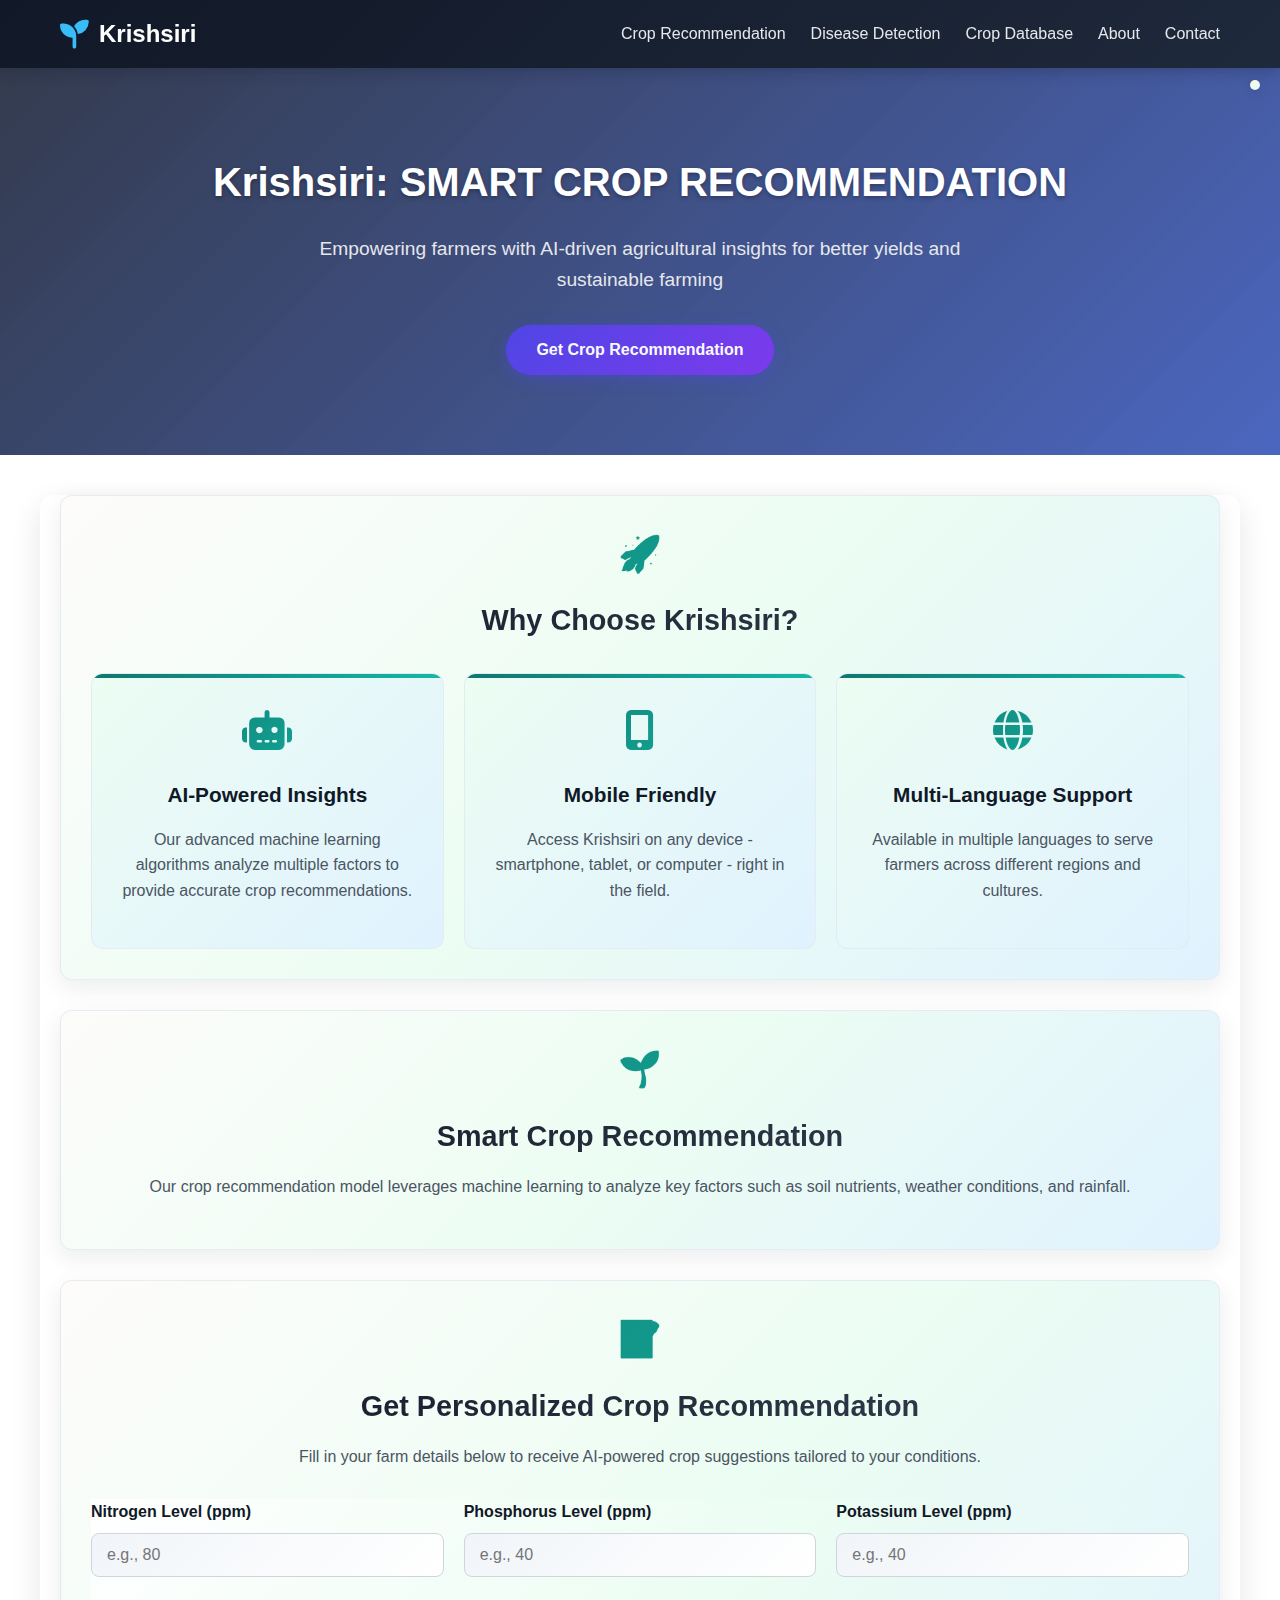
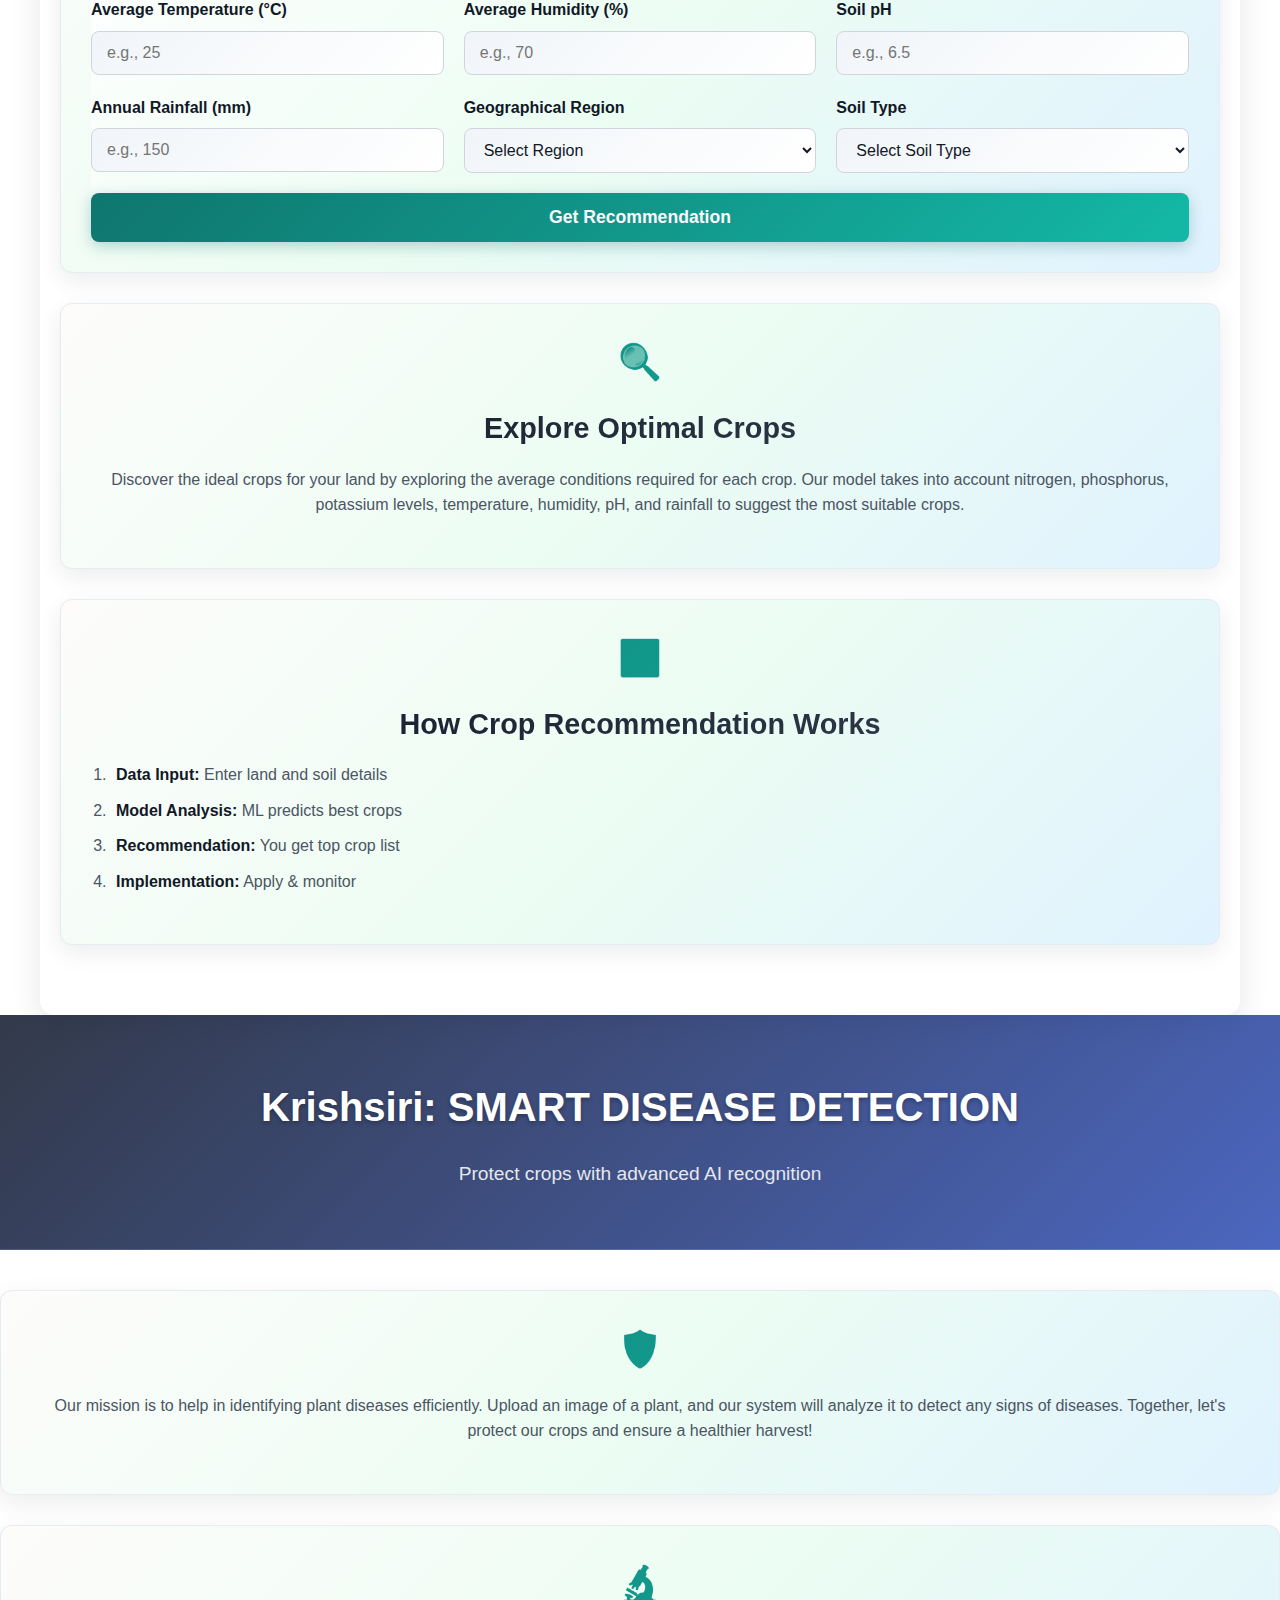
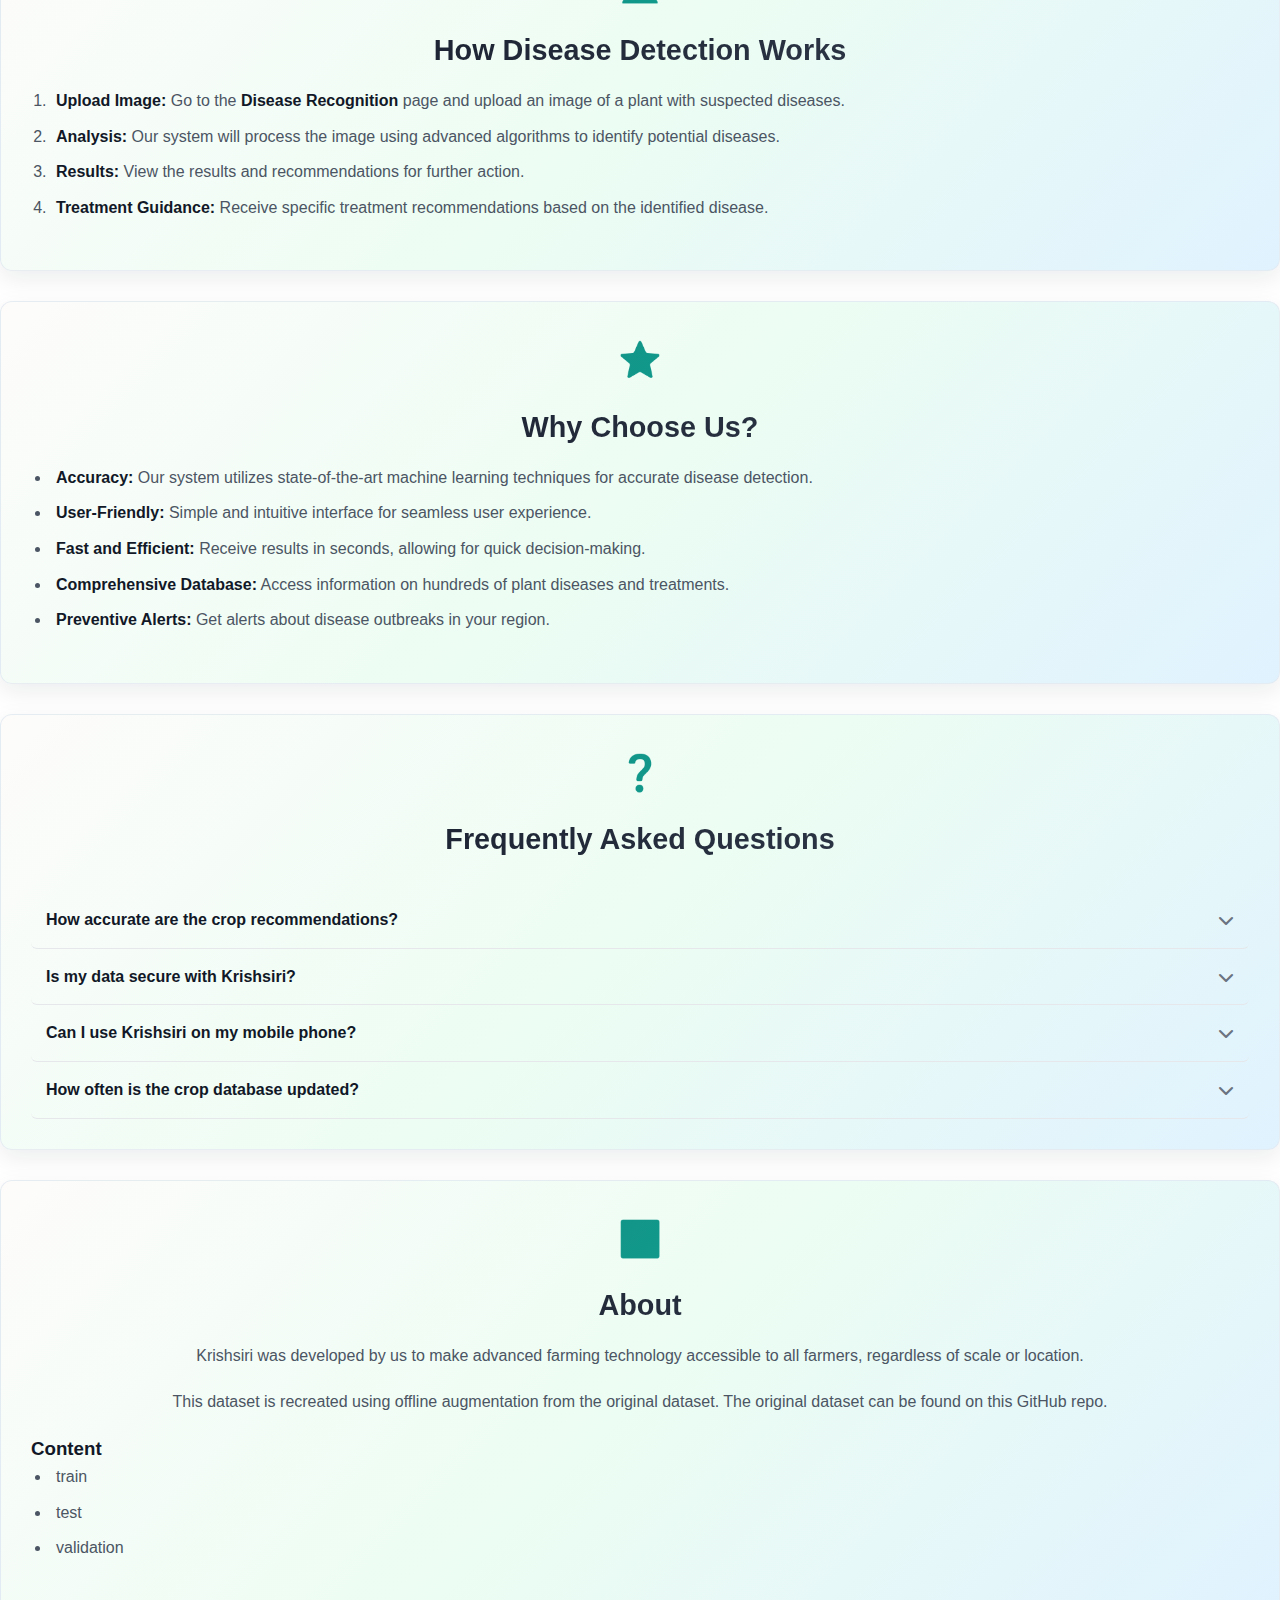
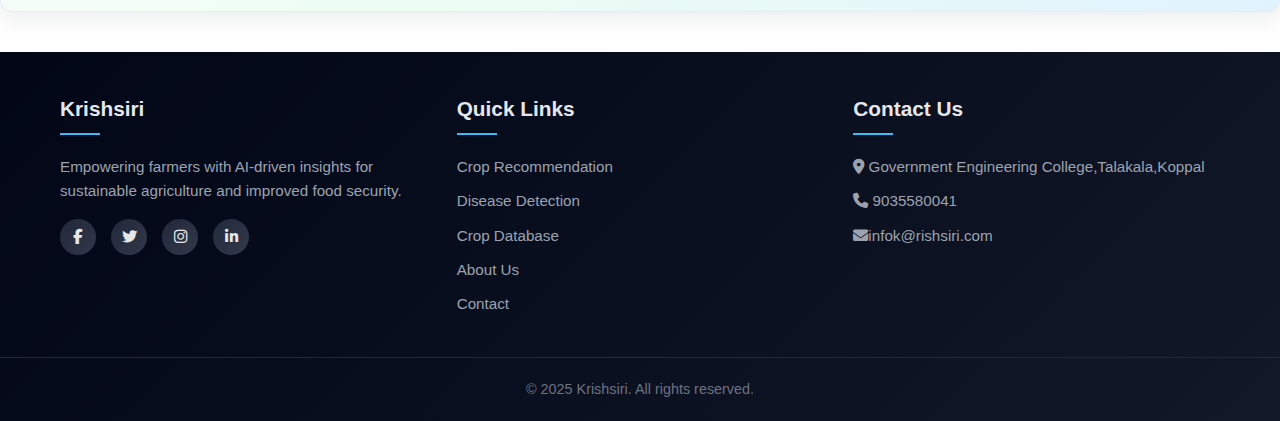
<file: explore/index.html>
<!DOCTYPE html>
<html lang="en">

<head>
  <meta charset="UTF-8">
  <meta name="viewport" content="width=device-width, initial-scale=1.0">
  <title>Krishsiri: Smart Crop Recommendation & Disease Detection</title>
  <link rel="stylesheet" href="https://cdnjs.cloudflare.com/ajax/libs/font-awesome/6.4.0/css/all.min.css">
  <style>
    /* Google Translate Widget Styling - FIXED */
    #google_translate_element {
      position: fixed;
      top: 80px;
      right: 20px;
      z-index: 1000;
      background: linear-gradient(135deg, #fef3c7 0%, #ecfdf3 50%, #e0f2fe 100%);
      border-radius: 5px;
      box-shadow: 0 2px 10px rgba(15, 23, 42, 0.12);
      padding: 5px;
    }
    
    /* IMPORTANT: Remove all font-size: 0 rules that hide the widget */
    .goog-te-gadget {
      font-family: inherit !important;
      font-size: 12px !important; /* Ensure text is visible */
    }
    
    .goog-te-gadget .goog-te-combo {
      margin: 0;
      padding: 8px 12px;
      border: 1px solid #d1d5db;
      border-radius: 4px;
      background: #f9fafb;
      color: #111827;
      font-size: 14px;
      font-family: inherit;
      cursor: pointer;
      min-width: 140px;
    }
    
    /* Show the language text */
    .goog-te-gadget span {
      display: inline !important;
      color: #111827 !important;
    }
    
    .goog-logo-link {
      display: none !important;
    }
    
    .goog-te-banner-frame {
      display: none !important;
    }
    
    body {
      top: 0 !important;
    }
    
    .skiptranslate iframe {
      display: none !important;
    }
    
    .goog-te-menu-value span {
      color: #111827 !important;
    }
    
    .goog-te-menu2 {
      max-width: 100% !important;
      overflow: auto !important;
    }

    /* Global styles – ENHANCED COLOR SCHEME */
    * {
      margin: 0;
      padding: 0;
      box-sizing: border-box;
      font-family: 'Segoe UI', Tahoma, Geneva, Verdana, sans-serif;
    }
    
    body {
      /* Single background image */
      background: url('https://images.unsplash.com/photo-1500382017468-9049fed747ef?auto=format&fit=crop&w=2000&q=80') center/cover no-repeat fixed;
      color: #111827;
      line-height: 1.6;
      min-height: 100vh;
    }
    
    .container {
      max-width: 1200px;
      margin: 0 auto;
      padding: 0 20px;
    }
    
    /* NAVBAR – enhanced with gradient */
    nav {
      background: linear-gradient(135deg, #111827 0%, #1e293b 100%);
      color: white;
      padding: 15px 0;
      box-shadow: 0 2px 15px rgba(15, 23, 42, 0.3);
      position: fixed;
      width: 100%;
      top: 0;
      z-index: 999;
    }
    
    .nav-container {
      max-width: 1200px;
      margin: 0 auto;
      padding: 0 20px;
      display: flex;
      justify-content: space-between;
      align-items: center;
    }
    
    .logo {
      display: flex;
      align-items: center;
      font-size: 1.5rem;
      font-weight: bold;
    }
    
    .logo i {
      margin-right: 10px;
      font-size: 1.8rem;
      color: #38bdf8;
    }
    
    .nav-links {
      display: flex;
    }
    
    .nav-links a {
      color: #e5e7eb;
      text-decoration: none;
      margin-left: 25px;
      font-weight: 500;
      transition: color 0.3s;
      position: relative;
    }
    
    .nav-links a:hover {
      color: #38bdf8;
    }
    
    .nav-links a::after {
      content: '';
      position: absolute;
      bottom: -5px;
      left: 0;
      width: 0;
      height: 2px;
      background: #38bdf8;
      transition: width 0.3s;
    }
    
    .nav-links a:hover::after {
      width: 100%;
    }
    
    .mobile-menu-btn {
      display: none;
      background: none;
      border: none;
      color: white;
      font-size: 1.5rem;
      cursor: pointer;
    }
    
    /* HEADER – enhanced with better gradient */
    header {
      background: linear-gradient(
                  135deg,
                  rgba(15, 23, 42, 0.85), 
                  rgba(30, 64, 175, 0.8)
                ),
                url('https://images.unsplash.com/photo-1542838132-92c53300491e?auto=format&fit=crop&w=1350&q=80');
      background-size: cover;
      background-position: center;
      color: white;
      text-align: center;
      padding: 150px 20px 80px;
      margin-bottom: 40px;
    }
    
    .header-content h1 {
      font-size: 2.5rem;
      margin-bottom: 20px;
      text-shadow: 0 2px 4px rgba(0,0,0,0.3);
    }
    
    .header-content p {
      font-size: 1.2rem;
      max-width: 700px;
      margin: 0 auto 30px;
      color: #e5e7eb;
    }
    
    .cta-button {
      display: inline-block;
      background: linear-gradient(135deg, #4f46e5 0%, #7c3aed 100%);
      color: #f9fafb;
      padding: 12px 30px;
      border-radius: 999px;
      text-decoration: none;
      font-weight: bold;
      transition: all 0.3s;
      border: none;
      box-shadow: 0 4px 15px rgba(79, 70, 229, 0.4);
    }
    
    .cta-button:hover {
      transform: translateY(-3px);
      box-shadow: 0 6px 20px rgba(79, 70, 229, 0.6);
    }
    
    main {
      max-width: 1200px;
      margin: 0 auto;
      padding: 0 20px 40px;
      background-color: rgba(255, 255, 255, 0.95);
      border-radius: 15px;
      box-shadow: 0 10px 30px rgba(0, 0, 0, 0.1);
    }
    
    /* CARDS - Enhanced with gradients and better colors */
    .card {
      background: linear-gradient(135deg, #fdfcfb 0%, #ecfdf3 50%, #e0f2fe 100%);
      border-radius: 12px;
      box-shadow: 0 8px 25px rgba(15, 23, 42, 0.08);
      padding: 30px;
      margin-bottom: 30px;
      border: 1px solid rgba(226, 232, 240, 0.8);
      transition: transform 0.3s, box-shadow 0.3s;
    }
    
    .card:hover {
      transform: translateY(-5px);
      box-shadow: 0 12px 30px rgba(15, 23, 42, 0.12);
    }
    
    .section-icon {
      font-size: 2.2rem;
      margin-bottom: 15px;
      text-align: center;
      background: linear-gradient(135deg, #0f766e 0%, #14b8a6 100%);
      -webkit-background-clip: text;
      -webkit-text-fill-color: transparent;
      background-clip: text;
    }
    
    .card h2 {
      font-size: 1.8rem;
      margin-bottom: 15px;
      color: #111827;
      text-align: center;
      background: linear-gradient(135deg, #111827 0%, #374151 100%);
      -webkit-background-clip: text;
      -webkit-text-fill-color: transparent;
      background-clip: text;
    }
    
    .card p {
      color: #4b5563;
      margin-bottom: 20px;
      text-align: center;
    }
    
    .features-grid {
      display: flex;
      justify-content: space-between;
      gap: 20px;
      margin-top: 30px;
    }
    
    .feature-card {
      background: linear-gradient(135deg, #ecfdf3 0%, #e0f2fe 100%);
      border-radius: 12px;
      padding: 25px;
      text-align: center;
      flex: 1;
      transition: transform 0.3s, box-shadow 0.3s;
      border: 1px solid rgba(226, 232, 240, 0.8);
      position: relative;
      overflow: hidden;
    }
    
    .feature-card::before {
      content: '';
      position: absolute;
      top: 0;
      left: 0;
      width: 100%;
      height: 4px;
      background: linear-gradient(135deg, #0f766e 0%, #14b8a6 100%);
    }
    
    .feature-card:hover {
      transform: translateY(-5px);
      box-shadow: 0 10px 25px rgba(15, 23, 42, 0.12);
    }
    
    .feature-icon {
      font-size: 2.5rem;
      margin-bottom: 15px;
      background: linear-gradient(135deg, #0f766e 0%, #14b8a6 100%);
      -webkit-background-clip: text;
      -webkit-text-fill-color: transparent;
      background-clip: text;
    }
    
    .feature-card h3 {
      font-size: 1.3rem;
      margin-bottom: 15px;
      color: #111827;
    }
    
    .feature-card p {
      color: #4b5563;
    }
    
    .recommendation-form {
      margin-top: 30px;
      background: linear-gradient(135deg, #ffffff 0%, #ecfdf3 50%, #e0f2fe 100%);
    }
    
    .form-row {
      display: flex;
      gap: 20px;
      margin-bottom: 20px;
    }
    
    .form-group {
      flex: 1;
    }
    
    .form-group label {
      display: block;
      margin-bottom: 8px;
      font-weight: 600;
      color: #111827;
    }
    
    .form-group input, .form-group select {
      width: 100%;
      padding: 12px 15px;
      border: 1px solid #d1d5db;
      border-radius: 8px;
      font-size: 1rem;
      background: linear-gradient(135deg, #f1f5f9 0%, #ffffff 100%);
      color: #111827;
      transition: all 0.3s;
    }
    
    .form-group input:focus, .form-group select:focus {
      outline: none;
      border-color: #4f46e5;
      box-shadow: 0 0 0 3px rgba(79, 70, 229, 0.15);
      background: #ffffff;
    }
    
    .submit-btn {
      display: block;
      width: 100%;
      background: linear-gradient(135deg, #0f766e 0%, #14b8a6 100%);
      color: #f9fafb;
      border: none;
      padding: 14px;
      border-radius: 8px;
      font-size: 1.1rem;
      font-weight: 600;
      cursor: pointer;
      transition: all 0.3s;
      margin-top: 20px;
      box-shadow: 0 4px 15px rgba(15, 118, 110, 0.3);
    }
    
    .submit-btn:hover {
      transform: translateY(-2px);
      box-shadow: 0 6px 20px rgba(15, 118, 110, 0.4);
    }
    
    #recommendation-result {
      display: none;
      margin-top: 2rem;
      padding: 1.5rem;
      background: linear-gradient(135deg, #eff6ff 0%, #dbeafe 100%);
      border-radius: 10px;
      border: 1px solid #bfdbfe;
    }
    
    #recommendation-result h3 {
      margin-bottom: 15px;
      color: #1d4ed8;
    }
    
    /* Section header for disease part – enhanced */
    .section-header {
      text-align: center;
      padding: 60px 20px;
      background: linear-gradient(
                  135deg,
                  rgba(15, 23, 42, 0.85), 
                  rgba(30, 64, 175, 0.8)
                ),
                url('https://images.unsplash.com/photo-1501004318641-b39e6451bec6?auto=format&fit=crop&w=1350&q=80');
      background-size: cover;
      background-position: center;
      color: white;
      margin-bottom: 40px;
    }
    
    .section-header h1 {
      font-size: 2.5rem;
      margin-bottom: 20px;
      text-shadow: 0 2px 4px rgba(0,0,0,0.3);
    }
    
    .section-header p {
      font-size: 1.2rem;
      max-width: 700px;
      margin: 0 auto;
      color: #e5e7eb;
    }
    
    .card ol, .card ul {
      padding-left: 20px;
      margin-bottom: 20px;
      text-align: left;
    }
    
    .card li {
      margin-bottom: 10px;
      color: #4b5563;
      padding-left: 5px;
    }
    
    .card li strong {
      color: #111827;
    }
    
    .faq-list {
      margin-top: 30px;
    }
    
    .faq-item {
      border-bottom: 1px solid #e5e7eb;
      padding: 15px 0;
      transition: background-color 0.3s;
      border-radius: 6px;
      padding: 15px;
    }
    
    .faq-item:hover {
      background-color: #f8fafc;
    }
    
    .faq-question {
      display: flex;
      justify-content: space-between;
      align-items: center;
      cursor: pointer;
      font-weight: 600;
      color: #111827;
    }
    
    .faq-question i {
      color: #6b7280;
      transition: transform 0.3s;
    }
    
    .faq-item.active .faq-question i {
      transform: rotate(180deg);
    }
    
    .faq-answer {
      display: none;
      padding-top: 10px;
      color: #4b5563;
      line-height: 1.7;
    }
    
    .faq-item.active .faq-answer {
      display: block;
    }
    
    footer {
      background: linear-gradient(135deg, #020617 0%, #111827 100%);
      color: white;
      padding: 40px 0 20px;
      margin-top: 40px;
    }
    
    .footer-content {
      max-width: 1200px;
      margin: 0 auto;
      padding: 0 20px;
      display: flex;
      justify-content: space-between;
      margin-bottom: 30px;
      gap: 30px;
    }
    
    .footer-section {
      flex: 1;
    }
    
    .footer-section h3 {
      margin-bottom: 20px;
      font-size: 1.3rem;
      color: #e5e7eb;
      position: relative;
      padding-bottom: 10px;
    }
    
    .footer-section h3::after {
      content: '';
      position: absolute;
      bottom: 0;
      left: 0;
      width: 40px;
      height: 2px;
      background: #38bdf8;
    }
    
    .footer-section p, .footer-section a {
      color: #9ca3af;
      margin-bottom: 10px;
      display: block;
      text-decoration: none;
      font-size: 0.95rem;
      transition: color 0.3s;
    }
    
    .footer-section a:hover {
      color: #38bdf8;
    }
    
    .social-links {
      display: flex;
      gap: 15px;
      margin-top: 15px;
    }
    
    .social-links a {
      display: inline-flex;
      align-items: center;
      justify-content: center;
      width: 36px;
      height: 36px;
      background: linear-gradient(135deg, rgba(148, 163, 184, 0.2) 0%, rgba(148, 163, 184, 0.3) 100%);
      border-radius: 50%;
      transition: all 0.3s;
      color: #e5e7eb;
    }
    
    .social-links a:hover {
      background: linear-gradient(135deg, #38bdf8 0%, #0ea5e9 100%);
      transform: translateY(-2px);
      box-shadow: 0 4px 10px rgba(56, 189, 248, 0.3);
    }
    
    .copyright {
      text-align: center;
      padding-top: 20px;
      border-top: 1px solid #1f2937;
      color: #6b7280;
      font-size: 0.9rem;
    }
    
    /* Responsive Design */
    @media (max-width: 768px) {
      .nav-links {
        display: none;
        position: absolute;
        top: 100%;
        left: 0;
        width: 100%;
        background: linear-gradient(135deg, #111827 0%, #1e293b 100%);
        flex-direction: column;
        padding: 20px;
        box-shadow: 0 5px 15px rgba(0,0,0,0.2);
      }
      
      .nav-links.active {
        display: flex;
      }
      
      .nav-links a {
        margin: 10px 0;
        padding: 10px 0;
      }
      
      .mobile-menu-btn {
        display: block;
      }
      
      .features-grid, .form-row, .footer-content {
        flex-direction: column;
      }
      
      .header-content h1, .section-header h1 {
        font-size: 2rem;
      }
      
      #google_translate_element {
        top: 70px;
        right: 10px;
      }
      
      .goog-te-menu-frame {
        max-width: 200px !important;
      }

      body {
        background: url('https://images.unsplash.com/photo-1500382017468-9049fed747ef?auto=format&fit=crop&w=800&q=80') center/cover no-repeat fixed;
      }
    }
  </style>
</head>

<body>
  <!-- Google Translate Element -->
  <div id="google_translate_element"></div>
  
  <!-- Navigation -->
  <nav>
    <div class="nav-container">
      <div class="logo">
        <i class="fas fa-seedling"></i>
        <span>Krishsiri</span>
      </div>
      <div class="nav-links">
        <a href="#crop-recommendation">Crop Recommendation</a>
        <a href="#disease-detection-header">Disease Detection</a>
        <a href="#explore-crops">Crop Database</a>
        <a href="#about-project">About</a>
        <a href="#contact">Contact</a>
      </div>
      <button class="mobile-menu-btn">
        <i class="fas fa-bars"></i>
      </button>
    </div>
  </nav>

  <header>
    <div class="header-content">
      <h1>Krishsiri: SMART CROP RECOMMENDATION</h1>
      <p>Empowering farmers with AI-driven agricultural insights for better yields and sustainable farming</p>
      <a href="#crop-recommendation" class="cta-button">Get Crop Recommendation</a>
    </div>
  </header>
  
  <main>
    <!-- Key Features Section -->
    <section class="card">
      <div class="section-icon">🚀</div>
      <h2>Why Choose Krishsiri?</h2>
      <div class="features-grid">
        <div class="feature-card">
          <div class="feature-icon">
            <i class="fas fa-robot"></i>
          </div>
          <h3>AI-Powered Insights</h3>
          <p>Our advanced machine learning algorithms analyze multiple factors to provide accurate crop recommendations.</p>
        </div>
        <div class="feature-card">
          <div class="feature-icon">
            <i class="fas fa-mobile-alt"></i>
          </div>
          <h3>Mobile Friendly</h3>
          <p>Access Krishsiri on any device - smartphone, tablet, or computer - right in the field.</p>
        </div>
        <div class="feature-card">
          <div class="feature-icon">
            <i class="fas fa-globe"></i>
          </div>
          <h3>Multi-Language Support</h3>
          <p>Available in multiple languages to serve farmers across different regions and cultures.</p>
        </div>
      </div>
    </section>

    <section id="model-intro" class="card">
      <div class="section-icon">🌱</div>
      <h2>Smart Crop Recommendation</h2>
      <p>Our crop recommendation model leverages machine learning to analyze key factors such as soil nutrients, weather conditions, and rainfall.</p>
    </section>
    
    <!-- Crop Recommendation Form -->
    <section id="crop-recommendation" class="card">
      <div class="section-icon">📝</div>
      <h2>Get Personalized Crop Recommendation</h2>
      <p>Fill in your farm details below to receive AI-powered crop suggestions tailored to your conditions.</p>
      
      <div class="recommendation-form">
        <div class="form-row">
          <div class="form-group">
            <label for="nitrogen">Nitrogen Level (ppm)</label>
            <input type="number" id="nitrogen" min="0" max="200" placeholder="e.g., 80">
          </div>
          <div class="form-group">
            <label for="phosphorus">Phosphorus Level (ppm)</label>
            <input type="number" id="phosphorus" min="0" max="200" placeholder="e.g., 40">
          </div>
          <div class="form-group">
            <label for="potassium">Potassium Level (ppm)</label>
            <input type="number" id="potassium" min="0" max="200" placeholder="e.g., 40">
          </div>
        </div>
        
        <div class="form-row">
          <div class="form-group">
            <label for="temperature">Average Temperature (°C)</label>
            <input type="number" id="temperature" min="-10" max="50" placeholder="e.g., 25">
          </div>
          <div class="form-group">
            <label for="humidity">Average Humidity (%)</label>
            <input type="number" id="humidity" min="0" max="100" placeholder="e.g., 70">
          </div>
          <div class="form-group">
            <label for="ph">Soil pH</label>
            <input type="number" id="ph" min="0" max="14" step="0.1" placeholder="e.g., 6.5">
          </div>
        </div>
        
        <div class="form-row">
          <div class="form-group">
            <label for="rainfall">Annual Rainfall (mm)</label>
            <input type="number" id="rainfall" min="0" max="5000" placeholder="e.g., 150">
          </div>
          <div class="form-group">
            <label for="region">Geographical Region</label>
            <select id="region">
              <option value="">Select Region</option>
              <option value="tropical">Tropical</option>
              <option value="subtropical">Subtropical</option>
              <option value="temperate">Temperate</option>
              <option value="arid">Arid</option>
              <option value="mediterranean">Mediterranean</option>
            </select>
          </div>
          <div class="form-group">
            <label for="soil-type">Soil Type</label>
            <select id="soil-type">
              <option value="">Select Soil Type</option>
              <option value="clay">Clay</option>
              <option value="sandy">Sandy</option>
              <option value="loamy">Loamy</option>
              <option value="silty">Silty</option>
              <option value="peaty">Peaty</option>
              <option value="chalky">Chalky</option>
            </select>
          </div>
        </div>
        
        <button class="submit-btn" id="get-recommendation">Get Recommendation</button>
        
        <div id="recommendation-result">
          <h3>Recommended Crops</h3>
          <div id="recommended-crops"></div>
        </div>
      </div>
    </section>
    
    <section id="explore-crops" class="card">
      <div class="section-icon">🔍</div>
      <h2>Explore Optimal Crops</h2>
      <p>Discover the ideal crops for your land by exploring the average conditions required for each crop. Our model takes into account nitrogen, phosphorus, potassium levels, temperature, humidity, pH, and rainfall to suggest the most suitable crops.</p>
    </section>

    <section id="crop-recommendation-how-it-works" class="card">
      <div class="section-icon">🔄</div>
      <h2>How Crop Recommendation Works</h2>
      <ol>
        <li><strong>Data Input:</strong> Enter land and soil details</li>
        <li><strong>Model Analysis:</strong> ML predicts best crops</li>
        <li><strong>Recommendation:</strong> You get top crop list</li>
        <li><strong>Implementation:</strong> Apply & monitor</li>
      </ol>
    </section>
  </main>

  <section id="disease-detection-header" class="section-header">
    <h1>Krishsiri: SMART DISEASE DETECTION</h1>
    <p>Protect crops with advanced AI recognition</p>
  </section>

  <section id="smart-disease-detection-intro" class="card">
    <div class="section-icon">🛡️</div>
    <p>Our mission is to help in identifying plant diseases efficiently. Upload an image of a plant, and our system will analyze it to detect any signs of diseases. Together, let's protect our crops and ensure a healthier harvest!</p>
  </section>

  <section id="smart-disease-detection-process" class="card">
    <div class="section-icon">🔬</div>
    <h2>How Disease Detection Works</h2>
    <ol>
      <li><strong>Upload Image:</strong> Go to the <strong>Disease Recognition</strong> page and upload an image of a plant with suspected diseases.</li>
      <li><strong>Analysis:</strong> Our system will process the image using advanced algorithms to identify potential diseases.</li>
      <li><strong>Results:</strong> View the results and recommendations for further action.</li>
      <li><strong>Treatment Guidance:</strong> Receive specific treatment recommendations based on the identified disease.</li>
    </ol>
  </section>

  <section id="smart-disease-detection-benefits" class="card">
    <div class="section-icon">⭐</div>
    <h2>Why Choose Us?</h2>
    <ul>
      <li><strong>Accuracy:</strong> Our system utilizes state-of-the-art machine learning techniques for accurate disease detection.</li>
      <li><strong>User-Friendly:</strong> Simple and intuitive interface for seamless user experience.</li>
      <li><strong>Fast and Efficient:</strong> Receive results in seconds, allowing for quick decision-making.</li>
      <li><strong>Comprehensive Database:</strong> Access information on hundreds of plant diseases and treatments.</li>
      <li><strong>Preventive Alerts:</strong> Get alerts about disease outbreaks in your region.</li>
    </ul>
  </section>

  <!-- FAQ Section -->
  <section class="card">
    <div class="section-icon">❓</div>
    <h2>Frequently Asked Questions</h2>
    <div class="faq-list">
      <div class="faq-item">
        <div class="faq-question">
          How accurate are the crop recommendations?
          <i class="fas fa-chevron-down"></i>
        </div>
        <div class="faq-answer">
          Our crop recommendations are based on analysis of thousands of data points and have an accuracy rate of over 92%. However, local conditions and microclimates can vary, so we recommend consulting with local agricultural experts for final decisions.
        </div>
      </div>
      <div class="faq-item">
        <div class="faq-question">
          Is my data secure with Krishsiri?
          <i class="fas fa-chevron-down"></i>
        </div>
        <div class="faq-answer">
          Yes, we take data privacy seriously. All your farm data is encrypted and stored securely. We never share your personal information with third parties without your consent.
        </div>
      </div>
      <div class="faq-item">
        <div class="faq-question">
          Can I use Krishsiri on my mobile phone?
          <i class="fas fa-chevron-down"></i>
        </div>
        <div class="faq-answer">
          Absolutely! Krishsiri is fully responsive and works perfectly on smartphones, tablets, and computers. You can access all features directly from your mobile browser.
        </div>
      </div>
      <div class="faq-item">
        <div class="faq-question">
          How often is the crop database updated?
          <i class="fas fa-chevron-down"></i>
        </div>
        <div class="faq-answer">
          We update our crop database quarterly with the latest agricultural research and real-world farming data. Our machine learning models are continuously refined to improve accuracy.
        </div>
      </div>
    </div>
  </section>

  <section id="about-project" class="card">
    <div class="section-icon">ℹ️</div>
    <h2>About</h2>
    <p>Krishsiri was developed by us to make advanced farming technology accessible to all farmers, regardless of scale or location.</p>
    <p>This dataset is recreated using offline augmentation from the original dataset. The original dataset can be found on this GitHub repo.</p>
    <h3>Content</h3>
    <ul>
      <li>train</li>
      <li>test</li>
      <li>validation</li>
    </ul>
  </section>

  <footer id="contact">
    <div class="footer-content">
      <div class="footer-section">
        <h3>Krishsiri</h3>
        <p>Empowering farmers with AI-driven insights for sustainable agriculture and improved food security.</p>
        <div class="social-links">
          <a href="#"><i class="fab fa-facebook-f"></i></a>
          <a href="#"><i class="fab fa-twitter"></i></a>
          <a href="#"><i class="fab fa-instagram"></i></a>
          <a href="#"><i class="fab fa-linkedin-in"></i></a>
        </div>
      </div>
      <div class="footer-section">
        <h3>Quick Links</h3>
        <a href="#crop-recommendation">Crop Recommendation</a>
        <a href="#disease-detection-header">Disease Detection</a>
        <a href="#explore-crops">Crop Database</a>
        <a href="#about-project">About Us</a>
        <a href="#contact">Contact</a>
      </div>
      <div class="footer-section">
        <h3>Contact Us</h3>
        <p><i class="fas fa-map-marker-alt"></i> Government Engineering College,Talakala,Koppal</p>
        <p><i class="fas fa-phone"></i> 9035580041</p>
        <p><i class="fas fa-envelope"></i>infok@rishsiri.com</p>
      </div>
    </div>
    <div class="copyright">
      <p>&copy; 2025 Krishsiri. All rights reserved.</p>
    </div>
  </footer>

  <!-- Google Translate Script - FIXED -->
  <script type="text/javascript">
    function googleTranslateElementInit() {
      new google.translate.TranslateElement({
        pageLanguage: 'en',
        includedLanguages: 'en,hi,kn,ta,te,mr,bn,ml,gu,pa,ur,as,or,sa,sd,ne,si,fa,ar,fr,es,pt,ru,zh,ja,ko,de,it,tr,nl,pl,sv,fi,no,da,cs,ro,hu,uk,id,ms,vi,th,sw',
        layout: google.translate.TranslateElement.InlineLayout.SIMPLE,
        autoDisplay: false
      }, 'google_translate_element');
    }
  </script>
  <script type="text/javascript" src="https://translate.google.com/translate_a/element.js?cb=googleTranslateElementInit"></script>

  <script>
    // FAQ functionality
    document.addEventListener('DOMContentLoaded', function() {
      const faqItems = document.querySelectorAll('.faq-item');
      
      faqItems.forEach(item => {
        const question = item.querySelector('.faq-question');
        
        question.addEventListener('click', () => {
          faqItems.forEach(otherItem => {
            if (otherItem !== item) {
              otherItem.classList.remove('active');
            }
          });
          item.classList.toggle('active');
        });
      });
      
      // Crop recommendation functionality (placeholder)
      document.getElementById('get-recommendation').addEventListener('click', function() {
        const resultDiv = document.getElementById('recommendation-result');
        const cropsDiv = document.getElementById('recommended-crops');
        
        cropsDiv.innerHTML = `
          <p>Based on your inputs, we recommend:</p>
          <ul>
            <li><strong>Rice</strong> - 85% match</li>
            <li><strong>Wheat</strong> - 78% match</li>
            <li><strong>Maize</strong> - 72% match</li>
          </ul>
          <p>These recommendations are based on analysis of soil nutrients, climate conditions, and regional suitability.</p>
        `;
        
        resultDiv.style.display = 'block';
        resultDiv.scrollIntoView({ behavior: 'smooth' });
      });
      
      // Mobile menu functionality
      const mobileMenuBtn = document.querySelector('.mobile-menu-btn');
      const navLinks = document.querySelector('.nav-links');
      
      mobileMenuBtn.addEventListener('click', function() {
        navLinks.classList.toggle('active');
      });
      
      document.querySelectorAll('.nav-links a').forEach(link => {
        link.addEventListener('click', () => {
          navLinks.classList.remove('active');
        });
      });
    });
  </script>
</body>
</html>
</file>
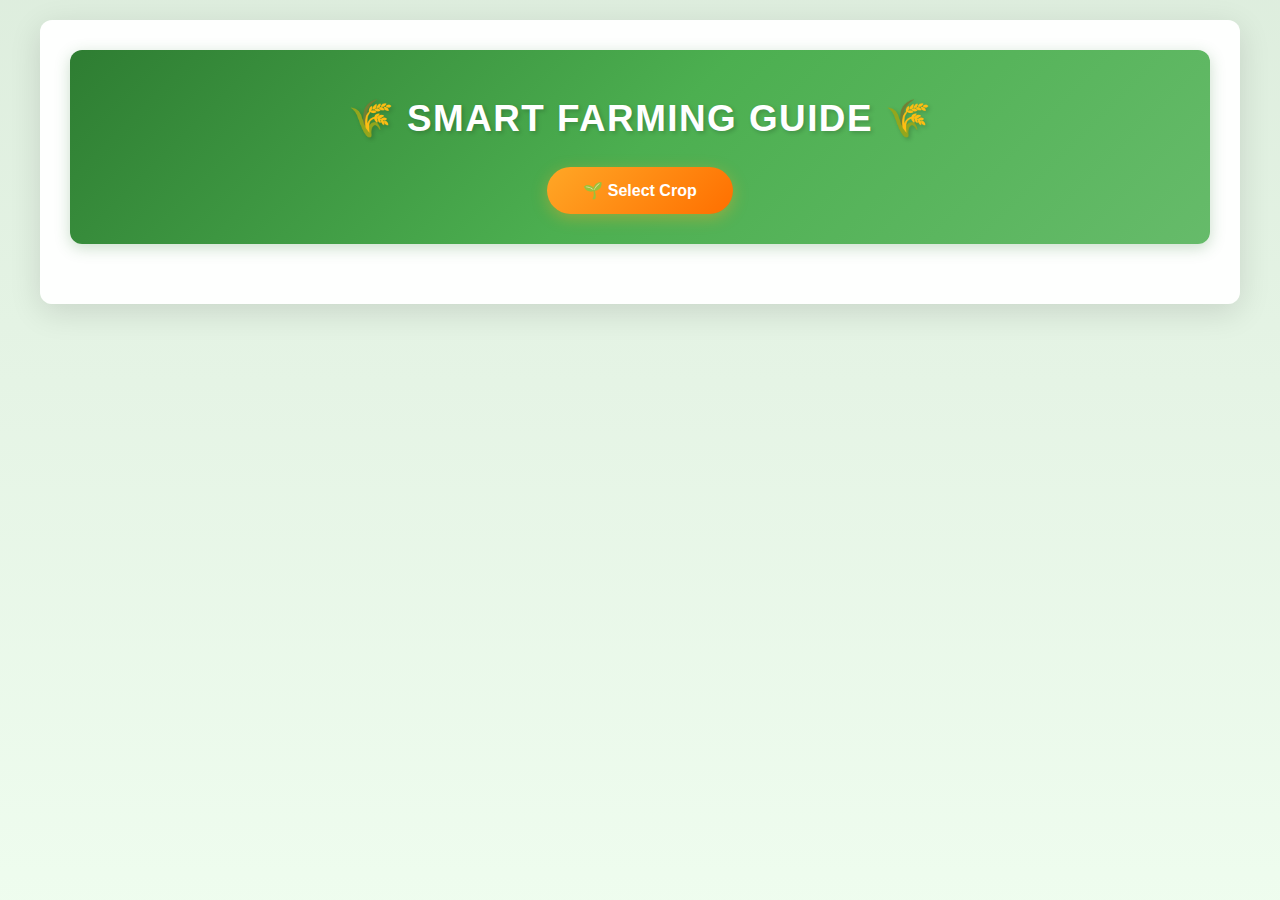
<file: guide/index.html>
<!DOCTYPE html>
<html lang="en">
<head>
<meta charset="UTF-8" />
<meta name="viewport" content="width=device-width, initial-scale=1" />
<title>Smart Farming Guide - Crop Selection</title>
<style>
  :root {
    --primary-green: #2E7D32;
    --secondary-green: #4CAF50;
    --light-green: #E8F5E9;
    --accent-orange: #FFA726;
    --text-dark: #333;
    --text-light: #666;
    --white: #FFFFFF;
    --shadow: 0 8px 32px rgba(0,0,0,0.12);
    --radius: 12px;
    --transition: all 0.3s ease;
  }

  * {
    margin: 0;
    padding: 0;
    box-sizing: border-box;
  }

  body {
    background: linear-gradient(rgba(34,139,34,0.15), rgba(144,238,144,0.15)),
      url('https://images.unsplash.com/photo-1500937386664-56d1dfef3854?ixlib=rb-1.2.1&auto=format&fit=crop&w=1920&q=80') no-repeat center center fixed;
    background-size: cover;
    padding: 20px;
    min-height: 100vh;
    font-family: 'Segoe UI', Tahoma, Geneva, Verdana, sans-serif;
    line-height: 1.6;
  }

  .container {
    max-width: 1200px;
    margin: 0 auto;
    background: rgba(255,255,255,0.95);
    border-radius: var(--radius);
    padding: 30px;
    box-shadow: var(--shadow);
    position: relative;
  }

  .hero {
    text-align: center;
    background: linear-gradient(135deg, var(--primary-green) 0%, var(--secondary-green) 50%, #66BB6A 100%);
    color: var(--white);
    border-radius: var(--radius);
    box-shadow: 0 4px 15px rgba(46,125,50,0.25);
    padding: 40px 20px 30px;
    margin-bottom: 30px;
    position: relative;
    z-index: 10;
  }

  .hero h1 {
    font-weight: 700;
    font-size: clamp(1.8em, 4vw, 2.3em);
    letter-spacing: 1.5px;
    margin: 0 0 18px;
    text-shadow: 2px 2px 4px rgba(0,0,0,0.18);
  }

  .dropdown {
    position: relative;
    display: inline-block;
    z-index: 1000;
  }

  .dropbtn {
    background: linear-gradient(135deg, var(--accent-orange) 0%, #FF6F00 100%);
    border: none;
    border-radius: 30px;
    color: var(--white);
    font-weight: 600;
    font-size: 16px;
    padding: 14px 36px;
    cursor: pointer;
    box-shadow: 0 4px 15px rgba(255,167,38,0.38);
    transition: var(--transition);
    z-index: 1001;
  }

  .dropbtn:hover {
    transform: translateY(-2px);
    box-shadow: 0 6px 22px rgba(255,167,38,0.5);
  }

  .dropdown-content {
    display: none;
    position: absolute;
    background: var(--white);
    border-radius: 8px;
    box-shadow: 0 8px 30px rgba(0,0,0,0.16);
    max-height: 420px;
    overflow-y: auto;
    min-width: 280px;
    left: 50%;
    transform: translateX(-50%);
    z-index: 1002;
    margin-top: 10px;
    scroll-behavior: smooth;
  }

  .dropdown-content a {
    display: block;
    padding: 12px 20px;
    font-size: 15px;
    color: var(--text-dark);
    border-bottom: 1px solid #eee;
    text-decoration: none;
    transition: var(--transition);
  }

  .dropdown-content a:hover {
    background: linear-gradient(90deg, var(--light-green) 0%, #C8E6C9 100%);
    padding-left: 28px;
    color: #388E3C;
    font-weight: 600;
  }

  .show {
    display: block;
    animation: slideDown 0.3s ease forwards;
  }

  @keyframes slideDown {
    from {
      opacity: 0;
      transform: translateX(-50%) scaleY(0.95);
    }
    to {
      opacity: 1;
      transform: translateX(-50%) scaleY(1);
    }
  }

  .crop-info {
    display: none;
    margin-top: 30px;
    padding: 28px;
    background: linear-gradient(135deg, #F1F8F4 0%, var(--light-green) 100%);
    border-left: 6px solid var(--secondary-green);
    border-radius: var(--radius);
    box-shadow: 0 4px 15px rgba(0,0,0,0.09);
    animation: fadeIn 0.35s ease forwards;
    position: relative;
    z-index: 1;
  }

  @keyframes fadeIn {
    from {
      opacity: 0;
      transform: translateY(20px);
    }
    to {
      opacity: 1;
      transform: translateY(0);
    }
  }

  .crop-details {
    display: flex;
    flex-wrap: wrap;
    gap: 30px;
    align-items: flex-start;
  }

  .crop-image {
    flex: 1 1 320px;
    max-width: 320px;
    border-radius: var(--radius);
    overflow: hidden;
    box-shadow: 0 6px 20px rgba(0,0,0,0.12);
  }

  .crop-image img {
    width: 100%;
    height: 220px;
    object-fit: cover;
    transition: transform 0.28s ease;
  }

  .crop-image:hover img {
    transform: scale(1.05);
  }

  .crop-text {
    flex: 2 1 400px;
  }

  .crop-text h3 {
    font-size: 1.7em;
    font-weight: 700;
    margin-top: 0;
    margin-bottom: 18px;
    color: var(--primary-green);
  }

  .crop-text p {
    margin-bottom: 18px;
    line-height: 1.65;
    color: var(--text-dark);
    font-size: 16px;
  }

  .crop-text h4 {
    margin-bottom: 12px;
    font-size: 1.3em;
    font-weight: 600;
    color: #388E3C;
  }

  .crop-text ul {
    margin-left: 22px;
  }

  .crop-text li {
    margin-bottom: 12px;
    font-size: 15px;
    line-height: 1.5;
    color: var(--text-light);
  }

  .search-container {
    position: sticky;
    top: 0;
    background: white;
    padding: 10px;
    border-bottom: 1px solid #eee;
    z-index: 1003;
  }

  .search-container input {
    width: 100%;
    padding: 10px 15px;
    border: 1px solid #ddd;
    border-radius: 20px;
    font-size: 14px;
    outline: none;
    transition: var(--transition);
  }

  .search-container input:focus {
    border-color: var(--secondary-green);
    box-shadow: 0 0 5px rgba(76, 175, 80, 0.3);
  }

  @media (max-width: 780px) {
    .crop-details {
      flex-direction: column;
      align-items: center;
    }
    
    .crop-image, .crop-text {
      max-width: 100%;
      flex: 1 1 100%;
    }
    
    .crop-image img {
      height: 180px;
    }
    
    .container {
      padding: 20px 15px;
    }
  }

  @media (max-width: 480px) {
    body {
      padding: 10px;
    }
    
    .hero {
      padding: 30px 15px 20px;
    }
    
    .dropbtn {
      padding: 12px 24px;
      font-size: 14px;
    }
  }
</style>
</head>
<body>

<div class="container">
  <header class="hero">
    <h1>🌾 SMART FARMING GUIDE 🌾</h1>
    
    <div class="dropdown">
      <button class="dropbtn" onclick="toggleDropdown()">🌱 Select Crop</button>
      <div id="dropdownContent" class="dropdown-content">
        <div class="search-container">
          <input type="text" id="cropSearch" placeholder="Search for crops..." onkeyup="filterCrops()">
        </div>
        <a href="#" onclick="showCrop('apple')">🍎 Apple</a>
        <a href="#" onclick="showCrop('banana')">🍌 Banana</a>
        <a href="#" onclick="showCrop('barley')">🌾 Barley</a>
        <a href="#" onclick="showCrop('cabbage')">🥬 Cabbage</a>
        <a href="#" onclick="showCrop('carrot')">🥕 Carrot</a>
        <a href="#" onclick="showCrop('cauliflower')">🥦 Cauliflower</a>
        <a href="#" onclick="showCrop('coffee')">☕ Coffee</a>
        <a href="#" onclick="showCrop('coconut')">🥥 Coconut</a>
        <a href="#" onclick="showCrop('corn')">🌽 Corn</a>
        <a href="#" onclick="showCrop('cotton')">🧵 Cotton</a>
        <a href="#" onclick="showCrop('cucumber')">🥒 Cucumber</a>
        <a href="#" onclick="showCrop('grapes')">🍇 Grapes</a>
        <a href="#" onclick="showCrop('groundnut')">🥜 Groundnut</a>
        <a href="#" onclick="showCrop('jute')">🌿 Jute</a>
        <a href="#" onclick="showCrop('kidneybeans')">🫘 Kidney beans</a>
        <a href="#" onclick="showCrop('lentil')">🫘 Lentil</a>
        <a href="#" onclick="showCrop('maize')">🌽 Maize</a>
        <a href="#" onclick="showCrop('mango')">🥭 Mango</a>
        <a href="#" onclick="showCrop('millet')">🌾 Millet</a>
        <a href="#" onclick="showCrop('mungbean')">🫛 Mung bean</a>
        <a href="#" onclick="showCrop('mushroom')">🍄 Mushroom</a>
        <a href="#" onclick="showCrop('mustard')">🌻 Mustard</a>
        <a href="#" onclick="showCrop('onion')">🧅 Onion</a>
        <a href="#" onclick="showCrop('orange')">🍊 Orange</a>
        <a href="#" onclick="showCrop('papaya')">🍈 Papaya</a>
        <a href="#" onclick="showCrop('peas')">🫛 Peas</a>
        <a href="#" onclick="showCrop('pigeonpeas')">🫛 Pigeon peas</a>
        <a href="#" onclick="showCrop('pomegranate')">🍒 Pomegranate</a>
        <a href="#" onclick="showCrop('potato')">🥔 Potato</a>
        <a href="#" onclick="showCrop('rice')">🍚 Rice</a>
        <a href="#" onclick="showCrop('soybean')">🫘 Soybean</a>
        <a href="#" onclick="showCrop('sugarcane')">🎍 Sugarcane</a>
        <a href="#" onclick="showCrop('sunflower')">🌻 Sunflower</a>
        <a href="#" onclick="showCrop('tea')">🍵 Tea</a>
        <a href="#" onclick="showCrop('tomato')">🍅 Tomato</a>
        <a href="#" onclick="showCrop('watermelon')">🍉 Watermelon</a>
        <a href="#" onclick="showCrop('wheat')">🌾 Wheat</a>
        <a href="#" onclick="showCrop('spinach')">🥬 Spinach</a>
        <a href="#" onclick="showCrop('beetroot')">🧄 Beetroot</a>
        <a href="#" onclick="showCrop('peanut')">🥜 Peanut</a>
        <a href="#" onclick="showCrop('sweetpotato')">🍠 Sweet Potato</a>
      </div>
    </div>
  </header>
  
  <div id="cropInfo" class="crop-info"></div>
</div>

<script>
  const CropData = {
    apple: {
      name: "Apple",
      image: "https://images.unsplash.com/photo-1560806887-1e4cd0b6cbd6?w=500&h=350&fit=crop",
      description: "Apples grow best in temperate, cold-winter climates with well-drained loamy soil.",
      requirements: [
        "Soil: Well-drained loamy soil with pH 5.5-6.5",
        "Temperature: 21-24°C during growing season",
        "Rainfall: 100-125 cm annually",
        "Harvest: 4-5 years after planting"
      ]
    },
    banana: {
      name: "Banana",
      image: "https://images.unsplash.com/photo-1603833665858-e61d17a86224?w=500&h=350&fit=crop",
      description: "Bananas thrive in warm, humid tropical conditions with rich soil.",
      requirements: [
        "Soil: Rich, well-drained soil with pH 5.5-7.0",
        "Temperature: 26-30°C",
        "Rainfall: 200-250 cm annually",
        "Harvest: 9-12 months after planting"
      ]
    },
    barley: {
      name: "Barley",
      image: "https://images.unsplash.com/photo-1625246333195-78d9c38ad449?w=500&h=350&fit=crop",
      description: "Barley is a versatile cereal grain that grows well in cool climates.",
      requirements: [
        "Soil: Well-drained loamy soil with pH 6.0-7.5",
        "Temperature: 15-20°C during growing season",
        "Rainfall: 50-75 cm annually",
        "Harvest: 3-4 months after planting"
      ]
    },
    cabbage: {
      name: "Cabbage",
      image: "https://tse1.mm.bing.net/th/id/OIP.QIQ82TGE01mtEO-x2SJwWwHaE6?rs=1&pid=ImgDetMain&o=7&rm=3",
      description: "Cabbage is a nutritious leafy vegetable that forms compact heads.",
      requirements: [
        "Soil: Well-drained loamy soil with pH 6.0-6.5",
        "Temperature: 15-20°C",
        "Rainfall: 35-50 cm annually",
        "Harvest: 70-120 days after planting"
      ]
    },
    carrot: {
      name: "Carrot",
      image: "https://images.unsplash.com/photo-1582515073490-39981397c445?w=500&h=350&fit=crop",
      description: "Carrots prefer cool climates and loose, sandy soils for proper root development.",
      requirements: [
        "Soil: Deep, loose sandy loam with pH 6.0-6.8",
        "Temperature: 15-20°C",
        "Rainfall: 50-100 cm annually",
        "Harvest: 70-80 days after planting"
      ]
    },
    cauliflower: {
      name: "Cauliflower",
      image: "https://cdn.pixabay.com/photo/2022/01/19/08/46/cauliflower-6949190_960_720.jpg",
      description: "Cauliflower is a cool-season vegetable that produces edible white flower heads.",
      requirements: [
        "Soil: Well-drained loamy soil with pH 6.0-7.0",
        "Temperature: 15-22°C",
        "Rainfall: 50-75 cm annually",
        "Harvest: 90-120 days after planting"
      ]
    },
    coffee: {
      name: "Coffee",
      image: "https://as2.ftcdn.net/v2/jpg/07/27/59/79/1000_F_727597985_kz3FQbl70LhHv7TeqRntAs0mvGMqhEnF.jpg",
      description: "Coffee plants thrive in tropical highland conditions with volcanic soil.",
      requirements: [
        "Soil: Volcanic, well-drained soil with pH 6.0-6.5",
        "Temperature: 15-24°C",
        "Rainfall: 150-250 cm annually",
        "Harvest: 3-4 years after planting"
      ]
    },
    coconut: {
      name: "Coconut",
      image: "https://tse1.mm.bing.net/th/id/OIP.OaqXdOj3Gae7idmSB9od4AHaFj?rs=1&pid=ImgDetMain&o=7&rm=3",
      description: "Coconut palms grow in tropical coastal regions with sandy soil.",
      requirements: [
        "Soil: Sandy, well-drained soil with pH 5.0-8.0",
        "Temperature: 27-30°C",
        "Rainfall: 150-250 cm annually",
        "Harvest: 6-10 years after planting"
      ]
    },
    corn: {
      name: "Corn",
      image: "https://as1.ftcdn.net/v2/jpg/05/43/33/90/1000_F_543339060_47tywFrfEyj9NdrZEw0DVxDSnBPHw5Jn.jpg",
      description: "Corn is a warm-season cereal grain that requires plenty of sunlight.",
      requirements: [
        "Soil: Well-drained loamy soil with pH 5.8-7.0",
        "Temperature: 18-27°C",
        "Rainfall: 60-110 cm annually",
        "Harvest: 3-4 months after planting"
      ]
    },
    cotton: {
      name: "Cotton",
      image: "https://i.pinimg.com/originals/1b/3c/3d/1b3c3dbe78742a419bdae65e0c672abb.jpg",
      description: "Cotton is grown for its soft, fluffy fiber used in textiles.",
      requirements: [
        "Soil: Well-drained black soil with pH 6.0-8.0",
        "Temperature: 21-30°C",
        "Rainfall: 50-100 cm annually",
        "Harvest: 5-6 months after planting"
      ]
    },
    cucumber: {
      name: "Cucumber",
      image: "https://gardenerspath.com/wp-content/uploads/2021/05/Types-of-Cucumbers-FB.jpg",
      description: "Cucumbers are creeping vine plants that produce cylindrical fruits.",
      requirements: [
        "Soil: Well-drained sandy loam with pH 6.0-7.0",
        "Temperature: 18-27°C",
        "Rainfall: 70-150 cm annually",
        "Harvest: 50-70 days after planting"
      ]
    },
    grapes: {
      name: "Grapes",
      image: "https://www.housedigest.com/img/gallery/everything-you-need-to-know-about-growing-your-own-grapes/l-intro-1658108302.jpg",
      description: "Grapes grow on woody vines and are used for fresh eating and winemaking.",
      requirements: [
        "Soil: Well-drained loamy soil with pH 5.5-6.5",
        "Temperature: 15-35°C",
        "Rainfall: 50-150 cm annually",
        "Harvest: 1-3 years after planting"
      ]
    },
    groundnut: {
      name: "Groundnut",
      image: "https://agriguru.in/wp-content/uploads/2025/04/Groundnut-Cultivation-Guide-Best-Practices-Tips-Techniques-for-High-Yield-2.jpg",
      description: "Groundnuts, also known as peanuts, are legumes grown for edible seeds.",
      requirements: [
        "Soil: Well-drained sandy loam with pH 5.5-7.0",
        "Temperature: 25-30°C",
        "Rainfall: 50-75 cm annually",
        "Harvest: 90-120 days after planting"
      ]
    },
    jute: {
      name: "Jute",
      image: "https://img.freepik.com/premium-photo/green-jute-plantation-field-raw-jute-plant-texture-background_656518-197.jpg?w=2000",
      description: "Jute is a long, soft vegetable fiber used for making ropes and textiles.",
      requirements: [
        "Soil: Alluvial loamy soil with pH 6.0-7.5",
        "Temperature: 24-37°C",
        "Rainfall: 150-250 cm annually",
        "Harvest: 120-150 days after planting"
      ]
    },
    kidneybeans: {
      name: "Kidney Beans",
      image: "https://5.imimg.com/data5/KQ/YP/MY-32438742/kidney-beans-500x500.jpg",
      description: "Kidney beans are nutritious legumes named for their kidney-like shape.",
      requirements: [
        "Soil: Well-drained loamy soil with pH 6.0-7.0",
        "Temperature: 15-27°C",
        "Rainfall: 50-75 cm annually",
        "Harvest: 90-140 days after planting"
      ]
    },
    lentil: {
      name: "Lentil",
      image: "https://img2.exportersindia.com/product_images/bc-full/dir_167/4984396/masoor-dal-seeds-1521632285-3737827.jpeg",
      description: "Lentils are protein-rich legumes with lens-shaped seeds.",
      requirements: [
        "Soil: Well-drained loamy soil with pH 6.0-7.0",
        "Temperature: 18-30°C",
        "Rainfall: 35-50 cm annually",
        "Harvest: 80-110 days after planting"
      ]
    },
    maize: {
      name: "Maize",
      image: "https://www.healthbenefitstimes.com/glossary/wp-content/uploads/2020/10/Maize.jpg",
      description: "Maize, also known as corn, is a staple cereal grain worldwide.",
      requirements: [
        "Soil: Well-drained loamy soil with pH 5.8-7.0",
        "Temperature: 18-27°C",
        "Rainfall: 60-110 cm annually",
        "Harvest: 3-4 months after planting"
      ]
    },
    mango: {
      name: "Mango",
      image: "https://i.etsystatic.com/16687927/c/1200/952/0/10/il/c9fe6b/1677165763/il_340x270.1677165763_2n9a.jpg",
      description: "Mango is a tropical stone fruit known as the 'king of fruits'.",
      requirements: [
        "Soil: Well-drained loamy soil with pH 5.5-7.5",
        "Temperature: 24-30°C",
        "Rainfall: 75-250 cm annually",
        "Harvest: 4-6 years after planting"
      ]
    },
    millet: {
      name: "Millet",
      image: "https://about.spud.com/wrdp/wp-content/uploads/2017/04/shutterstock_394245172.jpg",
      description: "Millet is a group of small-seeded grasses grown as cereal crops.",
      requirements: [
        "Soil: Well-drained loamy soil with pH 6.0-7.5",
        "Temperature: 25-35°C",
        "Rainfall: 40-60 cm annually",
        "Harvest: 70-90 days after planting"
      ]
    },
    mungbean: {
      name: "Mung Bean",
      image: "https://usercontent2.hubstatic.com/13136331_f496.jpg",
      description: "Mung beans are legumes cultivated for their edible seeds and sprouts.",
      requirements: [
        "Soil: Well-drained sandy loam with pH 6.2-7.2",
        "Temperature: 25-35°C",
        "Rainfall: 60-90 cm annually",
        "Harvest: 90-120 days after planting"
      ]
    },
    mushroom: {
      name: "Mushroom",
      image: "https://tse1.explicit.bing.net/th/id/OIP.RCGZBy5qvceF9LZzLWdLPQHaF-?rs=1&pid=ImgDetMain&o=7&rm=3",
      description: "Mushrooms are fungi cultivated in controlled environments.",
      requirements: [
        "Growing Medium: Composted organic material",
        "Temperature: 15-25°C depending on species",
        "Humidity: 80-90%",
        "Harvest: 3-4 weeks after spawning"
      ]
    },
    mustard: {
      name: "Mustard",
      image: "https://gardenerspath.com/wp-content/uploads/2020/10/How-to-Grow-Mustard-Greens-FB.jpg",
      description: "Mustard plants are grown for seeds used as spice and for oil production.",
      requirements: [
        "Soil: Well-drained loamy soil with pH 6.0-7.5",
        "Temperature: 10-25°C",
        "Rainfall: 35-50 cm annually",
        "Harvest: 90-120 days after planting"
      ]
    },
    onion: {
      name: "Onion",
      image: "https://www.marthastewart.com/thmb/NWo0ZWxZGPcj2dm7VhZ9fwjkqis=/1500x0/filters:no_upscale():max_bytes(150000):strip_icc()/GettyImages-1363298145-fd8bca5cdaef489fab975b0982290b2d.jpg",
      description: "Onions are bulb vegetables with distinctive flavor and aroma.",
      requirements: [
        "Soil: Well-drained sandy loam with pH 6.0-7.0",
        "Temperature: 13-24°C",
        "Rainfall: 50-100 cm annually",
        "Harvest: 90-150 days after planting"
      ]
    },
    orange: {
      name: "Orange",
      image: "https://images.unsplash.com/photo-1547514701-42782101795e?w=500&h=350&fit=crop",
      description: "Oranges are citrus fruits rich in vitamin C and sweet flavor.",
      requirements: [
        "Soil: Well-drained loamy soil with pH 6.0-7.5",
        "Temperature: 15-30°C",
        "Rainfall: 100-150 cm annually",
        "Harvest: 3-4 years after planting"
      ]
    },
    papaya: {
      name: "Papaya",
      image: "https://www.gardeningknowhow.com/wp-content/uploads/2020/05/papaya.jpg",
      description: "Papaya is a tropical fruit with sweet taste and digestive enzymes.",
      requirements: [
        "Soil: Well-drained sandy loam with pH 6.0-6.5",
        "Temperature: 21-33°C",
        "Rainfall: 100-150 cm annually",
        "Harvest: 9-11 months after planting"
      ]
    },
    peas: {
      name: "Peas",
      image: "https://tse1&pid=ImgDetMain&o=7&rm=3",
      description: "Peas are cool-season vegetables that produce pods with edible seeds.",
      requirements: [
        "Soil: Well-drained loamy soil with pH 6.0-7.5",
        "Temperature: 10-22°C",
        "Rainfall: 50-75 cm annually",
        "Harvest: 60-70 days after planting"
      ]
    },
    pigeonpeas: {
      name: "Pigeon Peas",
      image: "https://5.imimg.com/data5/SELLER/Default/2022/2/PR/NP/VT/47919708/arhar-pegion-pea-seeds-1000x1000.jpg",
      description: "Pigeon peas are perennial legumes grown in tropical regions.",
      requirements: [
        "Soil: Well-drained loamy soil with pH 5.0-7.0",
        "Temperature: 25-35°C",
        "Rainfall: 60-140 cm annually",
        "Harvest: 120-180 days after planting"
      ]
    },
    pomegranate: {
      name: "Pomegranate",
      image: "https://www.thespruce.com/thmb/7CaieclZ-VI2KZNRqJAk-DJMuq4=/3658x2442/filters:no_upscale():max_bytes(150000):strip_icc()/pomegranate-growing-tips-3269232-04-486bb88091ad445b98bfd08ca2e2ebd1.jpg",
      description: "Pomegranate produces jewel-like seeds called arils.",
      requirements: [
        "Soil: Well-drained loamy soil with pH 5.5-7.0",
        "Temperature: 25-35°C",
        "Rainfall: 50-75 cm annually",
        "Harvest: 3-4 years after planting"
      ]
    },
    potato: {
      name: "Potato",
      image: "https://images.unsplash.com/photo-1518977676601-b53f82aba655?w=500&h=350&fit=crop",
      description: "Potatoes are starchy tuber vegetables and a global staple food.",
      requirements: [
        "Soil: Well-drained sandy loam with pH 5.0-6.5",
        "Temperature: 15-20°C",
        "Rainfall: 50-75 cm annually",
        "Harvest: 3-4 months after planting"
      ]
    },
    rice: {
      name: "Rice",
      image: "https://images.unsplash.com/photo-1586201375761-83865001e31c?w=500&h=350&fit=crop",
      description: "Rice is a staple food for over half the world's population.",
      requirements: [
        "Soil: Clayey or loamy soil with pH 5.0-6.5",
        "Temperature: 20-35°C",
        "Rainfall: 150-300 cm annually",
        "Harvest: 3-6 months depending on variety"
      ]
    },
    soybean: {
      name: "Soybean",
      image: "https://www.worldatlas.com/r/w1200/upload/0f/a8/01/shutterstock-1467898517.jpg",
      description: "Soybeans are protein-rich legumes with numerous uses.",
      requirements: [
        "Soil: Well-drained loamy soil with pH 6.0-6.8",
        "Temperature: 20-30°C",
        "Rainfall: 45-65 cm annually",
        "Harvest: 80-120 days after planting"
      ]
    },
    sugarcane: {
      name: "Sugarcane",
      image: "https://images.unsplash.com/photo-1615485500608-0c0d187e8758?w=500&h=350&fit=crop",
      description: "Sugarcane is a tall grass cultivated for sugar production.",
      requirements: [
        "Soil: Deep, well-drained loamy soil with pH 6.5-7.5",
        "Temperature: 20-30°C",
        "Rainfall: 150-200 cm annually",
        "Harvest: 10-24 months after planting"
      ]
    },
    sunflower: {
      name: "Sunflower",
      image: "https://tse4.mm.bing.net/th/id/OIP.LGY8GmgL_csnw8UMAeZ8VQHaEK?rs=1&pid=ImgDetMain&o=7&rm=3",
      description: "Sunflower is grown for edible oil and seeds.",
      requirements: [
        "Soil: Well-drained loamy soil with pH 6.0-7.5",
        "Temperature: 18-25°C",
        "Rainfall: 60-150 cm annually",
        "Harvest: 70-100 days"
      ]
    },
    tea: {
      name: "Tea",
      image: "https://www.zojirushi.com/blog/wp-content/uploads/2022/03/446319_l-scaled.jpg",
      description: "Tea plants require specific climatic conditions for optimal growth.",
      requirements: [
        "Soil: Well-drained, acidic soil with pH 4.5-5.5",
        "Temperature: 15-30°C",
        "Rainfall: 150-200 cm annually",
        "Harvest: 3-4 years after planting"
      ]
    },
    tomato: {
      name: "Tomato",
      image: "https://cdn.mos.cms.futurecdn.net/6Bw7TvepqUdmiKMpHXTWCf.jpg",
      description: "Tomato is a widely consumed fruit vegetable.",
      requirements: [
        "Soil: Sandy loam, pH 6.0-7.0",
        "Temperature: 21-24°C",
        "Rainfall: 60-80 cm",
        "Harvest: 60-80 days"
      ]
    },
    watermelon: {
      name: "Watermelon",
      image: "https://tse1.mm.bing.net/th/id/OIP.CUV2PccZhMe4XWnVtsscvwHaEK?rs=1&pid=ImgDetMain&o=7&rm=3",
      description: "Watermelon is a large, sweet fruit perfect for hot climates.",
      requirements: [
        "Soil: Well-drained sandy loam with pH 6.0-6.8",
        "Temperature: 25-30°C",
        "Rainfall: 50-100 cm annually",
        "Harvest: 80-100 days after planting"
      ]
    },
    wheat: {
      name: "Wheat",
      image: "https://tiimg.tistatic.com/fp/2/006/910/adulteration-free-100-natural-wheat-049.jpg",
      description: "Wheat is a cereal grain and staple food worldwide.",
      requirements: [
        "Soil: Well-drained loamy soil with pH 6.0-7.5",
        "Temperature: 15-20°C during growing season",
        "Rainfall: 50-100 cm annually",
        "Harvest: 3-4 months after planting"
      ]
    },
    spinach: {
      name: "Spinach",
      image: "https://images.unsplash.com/photo-1576045057995-568f588f82fb?w=500&h=350&fit=crop",
      description: "Spinach is a nutrient-rich leafy green vegetable.",
      requirements: [
        "Soil: Well-drained loamy soil with pH 6.5-7.0",
        "Temperature: 15-20°C",
        "Rainfall: 30-50 cm annually",
        "Harvest: 40-50 days after planting"
      ]
    },
    beetroot: {
      name: "Beetroot",
      image: "https://w7.pngwing.com/pngs/247/848/png-transparent-sugar-beet-organic-food-beetroot-vegetable-beet-food-blueberry-fruit.png",
      description: "Beetroot is a root vegetable known for its deep red color.",
      requirements: [
        "Soil: Well-drained sandy loam with pH 6.0-7.0",
        "Temperature: 15-18°C",
        "Rainfall: 40-60 cm annually",
        "Harvest: 55-70 days after planting"
      ]
    },
    peanut: {
      name: "Peanut",
      image: "https://tse1.mm.bing.net/th/id/OIP.mqUcmVe15REExLZlVQJY4QHaE7?rs=1&pid=ImgDetMain&o=7&rm=3",
      description: "Peanuts are legumes that develop underground.",
      requirements: [
        "Soil: Well-drained sandy loam with pH 5.8-6.2",
        "Temperature: 25-30°C",
        "Rainfall: 50-75 cm annually",
        "Harvest: 120-150 days after planting"
      ]
    },
    sweetpotato: {
      name: "Sweet Potato",
      image: "https://cdn.shopify.com/s/files/1/0068/0394/7579/files/3825741_s_600x600.jpg?v=1705642137",
      description: "Sweet potatoes are nutritious root vegetables.",
      requirements: [
        "Soil: Well-drained sandy loam with pH 5.5-6.5",
        "Temperature: 21-26°C",
        "Rainfall: 75-100 cm annually",
        "Harvest: 90-120 days after planting"
      ]
    }
  };

  function toggleDropdown() {
    document.getElementById("dropdownContent").classList.toggle("show");
  }

  window.addEventListener("click", (e) => {
    if (!e.target.matches('.dropbtn') && !e.target.matches('.search-container') && !e.target.matches('.search-container input')) {
      const dropdown = document.getElementById("dropdownContent");
      if (dropdown.classList.contains('show')) {
        dropdown.classList.remove('show');
      }
    }
  });

  function showCrop(cropKey) {
    const crop = CropData[cropKey];
    if (!crop) {
      alert("Crop information not available yet!");
      return;
    }
    const cropInfo = document.getElementById("cropInfo");
    cropInfo.style.display = 'block';
    cropInfo.innerHTML = `
      <div class="crop-details">
        <div class="crop-image">
          <img src="${crop.image}" alt="${crop.name}" loading="lazy" />
        </div>
        <div class="crop-text">
          <h3>${crop.name}</h3>
          <p>${crop.description}</p>
          <h4>Requirements:</h4>
          <ul>${crop.requirements.map(i => `<li>${i}</li>`).join('')}</ul>
        </div>
      </div>`;
    cropInfo.scrollIntoView({ behavior: 'smooth' });
    
    // Close the dropdown after selection
    document.getElementById("dropdownContent").classList.remove("show");
  }

  function filterCrops() {
    const input = document.getElementById("cropSearch");
    const filter = input.value.toUpperCase();
    const dropdown = document.getElementById("dropdownContent");
    const links = dropdown.getElementsByTagName("a");
    
    for (let i = 0; i < links.length; i++) {
      const txtValue = links[i].textContent || links[i].innerText;
      if (txtValue.toUpperCase().indexOf(filter) > -1) {
        links[i].style.display = "";
      } else {
        links[i].style.display = "none";
      }
    }
  }
</script>

</body>
</html>
</file>
